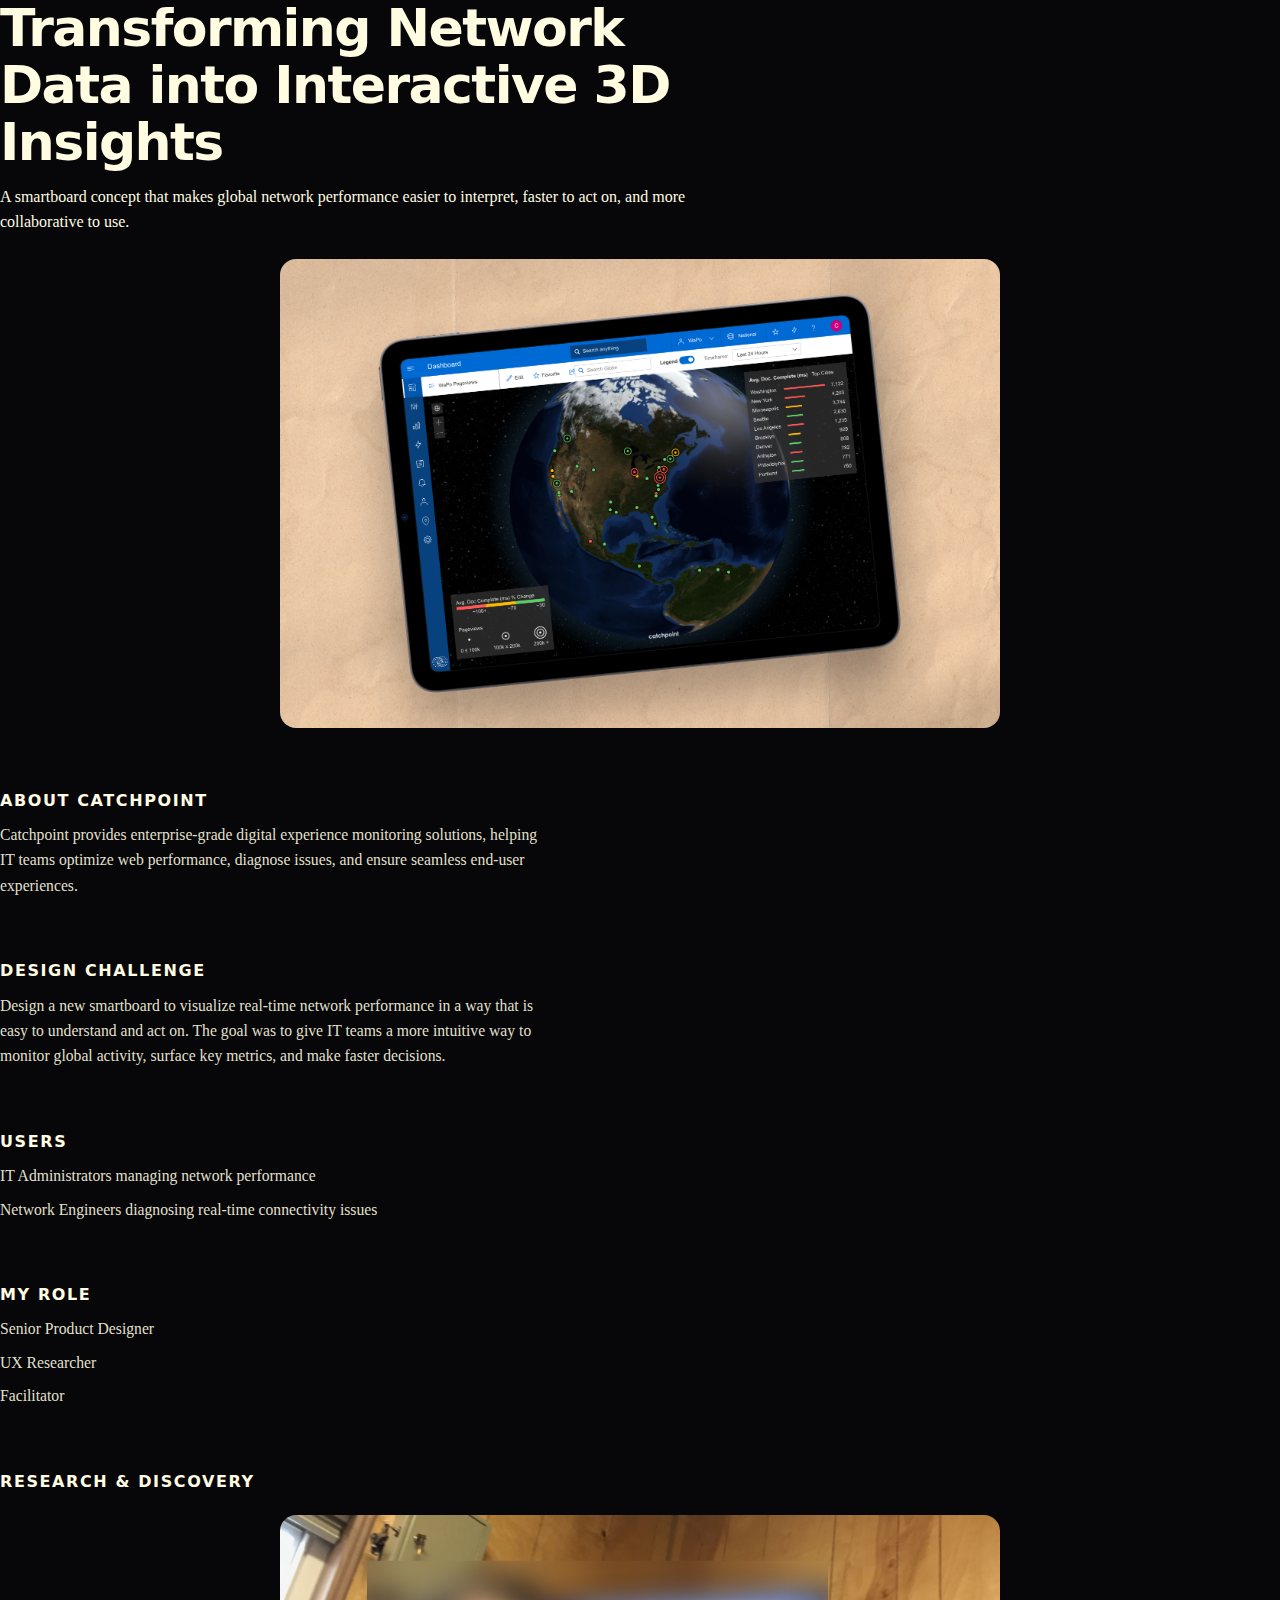
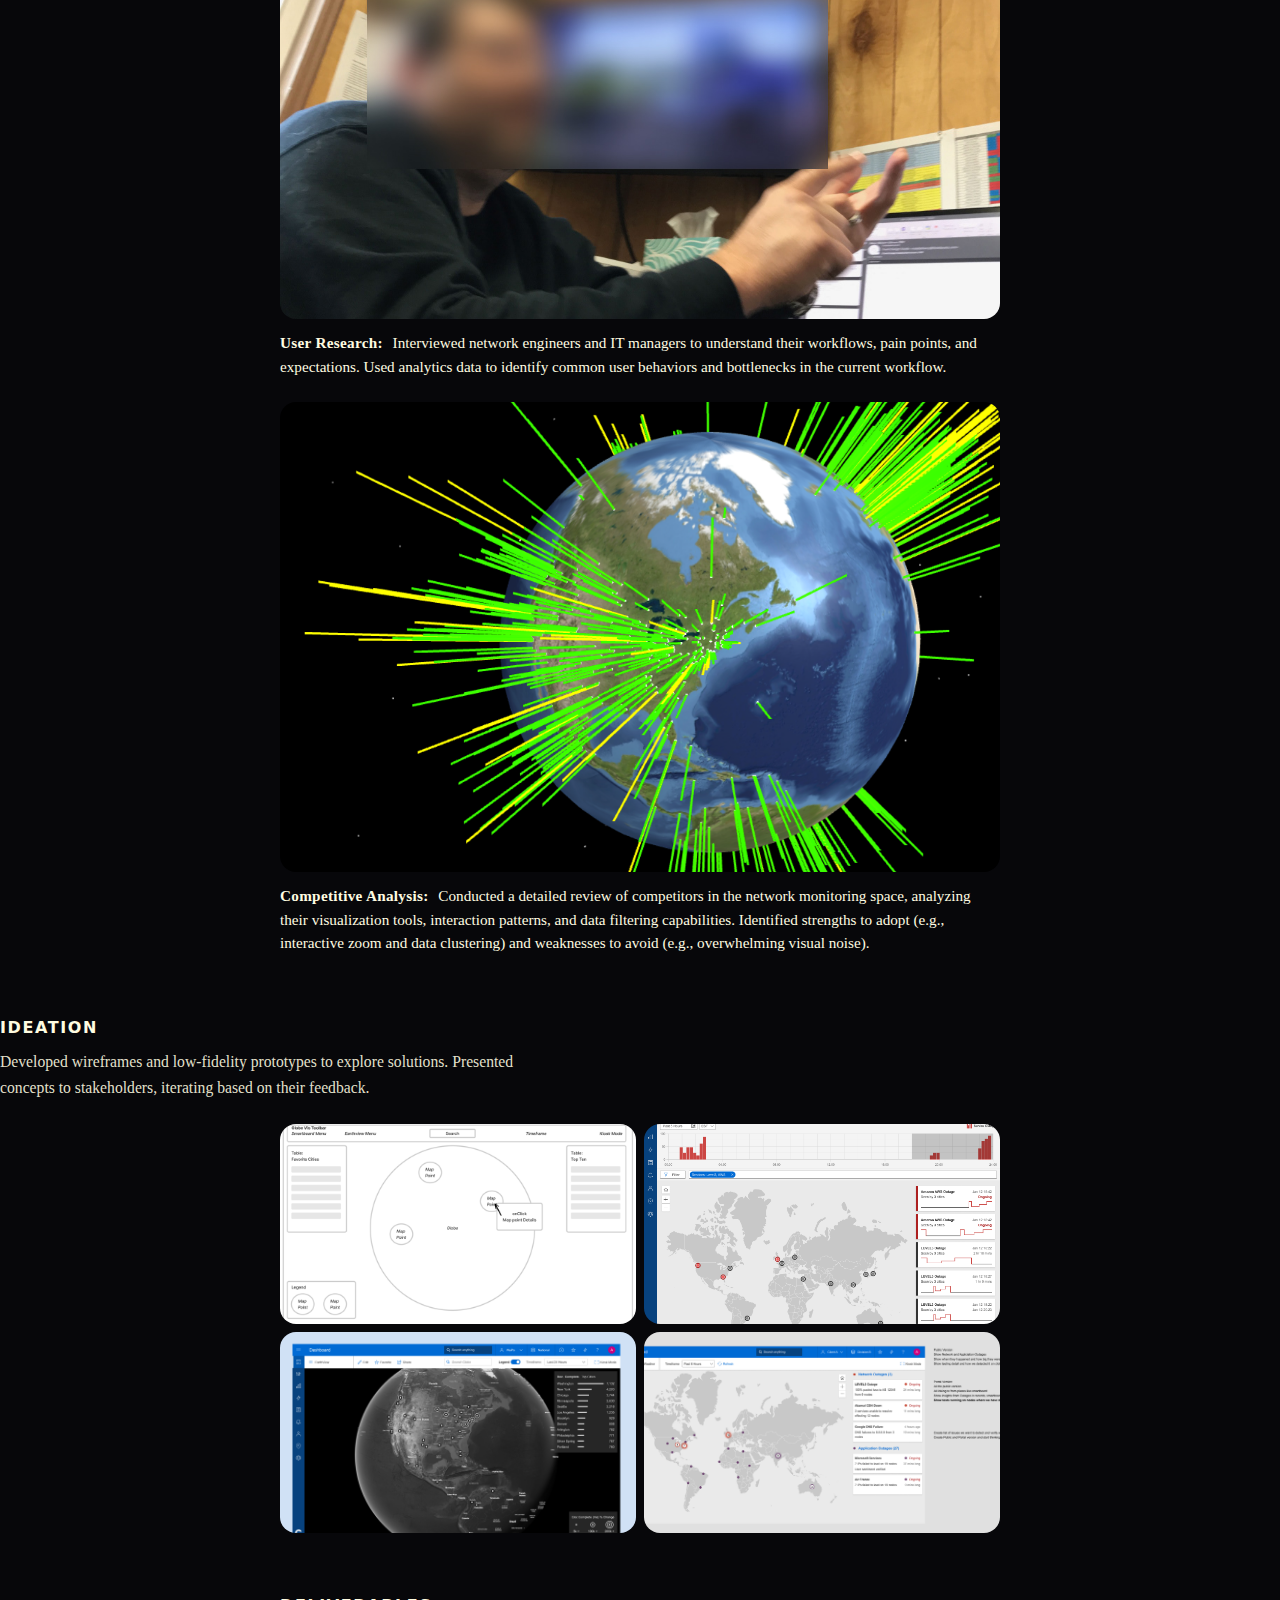
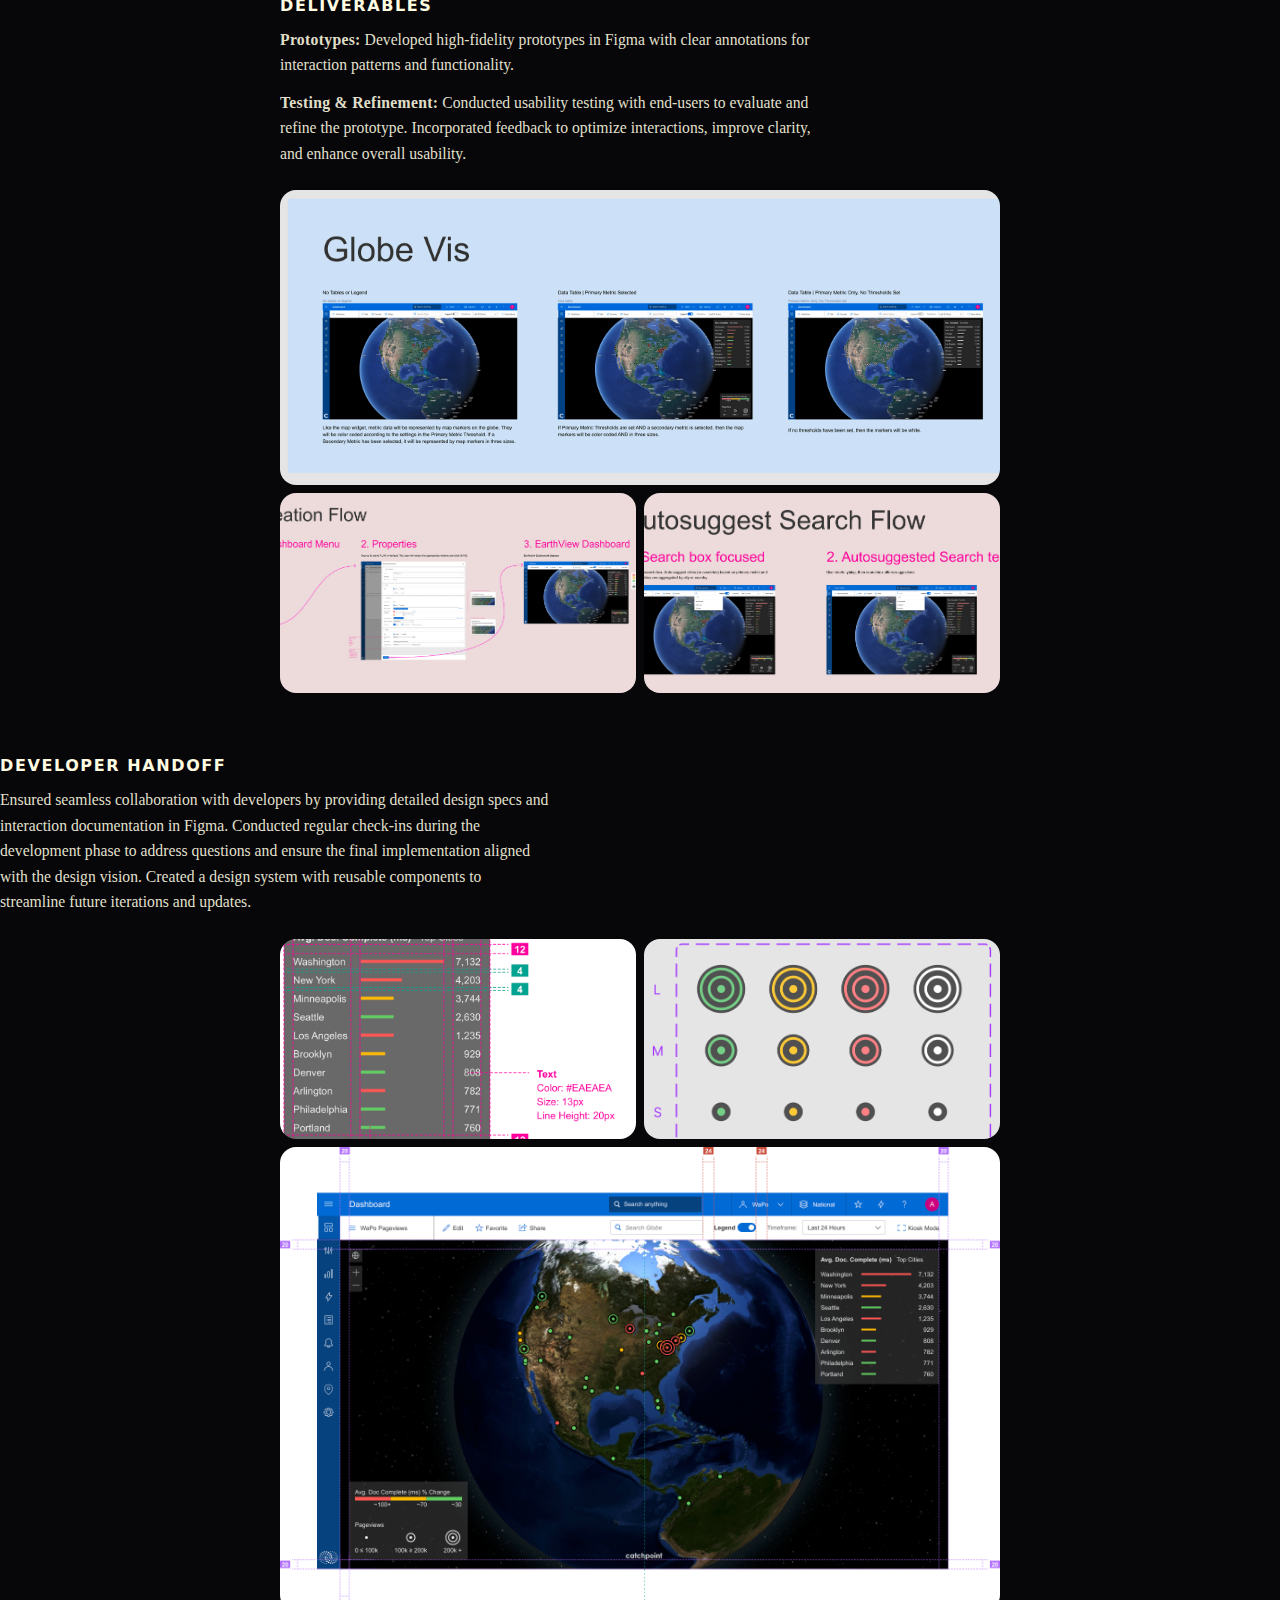
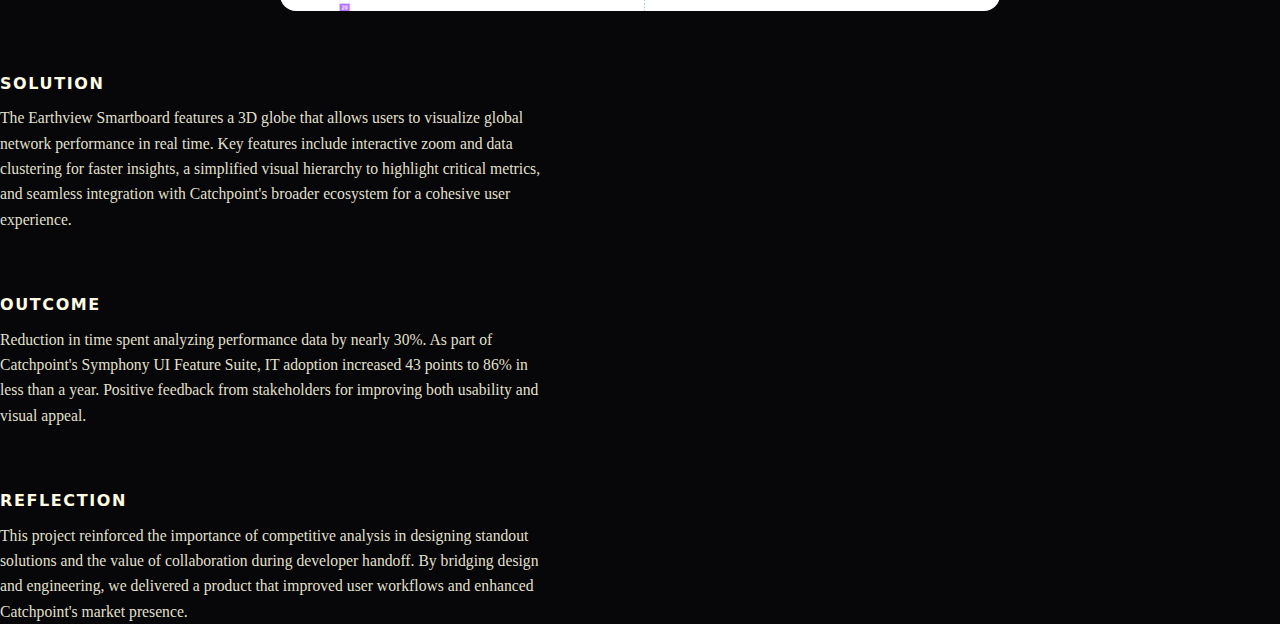
<file: cases/case_study_earthview.html>
<!doctype html>
<html lang="en">
  <head>
    <meta charset="utf-8" />
    <meta name="viewport" content="width=device-width, initial-scale=1" />
    <title>Earthview Smartboard Case Study</title>
    <!-- Google tag (gtag.js) -->
    <script async src="https://www.googletagmanager.com/gtag/js?id=G-T3KGNJZP25"></script>
    <script>
      window.dataLayer = window.dataLayer || [];
      function gtag() {
        dataLayer.push(arguments);
      }
      gtag("js", new Date());
      gtag("config", "G-T3KGNJZP25");
    </script>
    <link rel="icon" href="../assets/favicon.svg" type="image/svg+xml" />
    <link rel="stylesheet" href="../styles.css?v=20260208" />
  </head>
  <body>
    <main>
      <article data-case-content="earthview" aria-labelledby="earthview-title">
        <!-- Intro block: title, summary, and hero media -->
        <header class="case-lede">
          <h1 class="case-title" id="earthview-title">Transforming Network Data into Interactive 3D Insights</h1>
          <p class="case-intro">A smartboard concept that makes global network performance easier to interpret, faster to act on, and more collaborative to use.</p>
        </header>

        <div class="case-bleed">
          <figure class="case-media case-media-block">
            <div class="case-media-frame">
              <img src="../assets/case-earthview/gallery/d20d4f49-bc21-4419-b191-a9f07d6ce8f2_rw_1920.png" alt="Earthview smartboard hero" loading="lazy" />
            </div>
          </figure>
        </div>

        <!-- Context, challenge, and team responsibilities -->
        <section class="case-text-wrap case-text-wrap--section case-block"><h3>About Catchpoint</h3><p>Catchpoint provides enterprise-grade digital experience monitoring solutions, helping IT teams optimize web performance, diagnose issues, and ensure seamless end-user experiences.</p></section>
        <section class="case-text-wrap case-text-wrap--section case-block"><h3>Design Challenge</h3><p>Design a new smartboard to visualize real-time network performance in a way that is easy to understand and act on. The goal was to give IT teams a more intuitive way to monitor global activity, surface key metrics, and make faster decisions.</p></section>
        <section class="case-text-wrap case-text-wrap--section case-block"><h3>Users</h3><ul class="case-list"><li>IT Administrators managing network performance</li><li>Network Engineers diagnosing real-time connectivity issues</li></ul></section>
        <section class="case-text-wrap case-text-wrap--section case-block"><h3>My Role</h3><ul class="case-list"><li>Senior Product Designer</li><li>UX Researcher</li><li>Facilitator</li></ul></section>

        <!-- Discovery artifacts -->
        <section class="case-text-wrap case-text-wrap--section case-block"><h3>Research &amp; Discovery</h3></section>
        <div class="case-bleed case-bleed--after-title">
          <figure class="case-media case-media-block">
            <div class="case-media-frame">
              <img src="../assets/case-earthview/gallery/5de069d4-92d8-4737-a96c-cc5c822215d8_rw_1200.jpg" alt="User research interview" loading="lazy" />
            </div>
            <figcaption class="case-caption"><strong class="case-caption-label">User Research:</strong> Interviewed network engineers and IT managers to understand their workflows, pain points, and expectations. Used analytics data to identify common user behaviors and bottlenecks in the current workflow.</figcaption>
          </figure>
        </div>
        <div class="case-bleed">
          <figure class="case-media case-media-block">
            <div class="case-media-frame">
              <img src="../assets/case-earthview/gallery/15e8ad1a-e742-4816-93b5-0888bf80caf9_rw_1920.png" alt="Competitive analysis globe visualization" loading="lazy" />
            </div>
            <figcaption class="case-caption"><strong class="case-caption-label">Competitive Analysis:</strong> Conducted a detailed review of competitors in the network monitoring space, analyzing their visualization tools, interaction patterns, and data filtering capabilities. Identified strengths to adopt (e.g., interactive zoom and data clustering) and weaknesses to avoid (e.g., overwhelming visual noise).</figcaption>
          </figure>
        </div>

        <!-- Ideation to delivery flow -->
        <section class="case-text-wrap case-text-wrap--section case-block"><h3>Ideation</h3><p>Developed wireframes and low-fidelity prototypes to explore solutions. Presented concepts to stakeholders, iterating based on their feedback.</p></section>
        <!-- Ideation gallery mirrors the legacy 2x2 composition. -->
        <div class="case-bleed">
          <div class="case-gallery-2up">
            <figure class="case-media">
              <div class="case-media-frame">
                <img src="../assets/case-earthview/gallery/e7e307f8-9b10-4d73-bb0d-6b04e6cf4095_rw_1920.png" alt="Ideation wireframe 1" loading="lazy" />
              </div>
            </figure>
            <figure class="case-media">
              <div class="case-media-frame">
                <img src="../assets/case-earthview/gallery/16fd2a02-8954-4a50-935e-2c420b784db5_rw_1920.png" alt="Ideation wireframe 2" loading="lazy" />
              </div>
            </figure>
            <figure class="case-media">
              <div class="case-media-frame">
                <img src="../assets/case-earthview/gallery/27a774a3-549f-48f3-96f2-14b7a8bde024_rw_1920.png" alt="Ideation wireframe 3" loading="lazy" />
              </div>
            </figure>
            <figure class="case-media">
              <div class="case-media-frame">
                <img src="../assets/case-earthview/gallery/d3b6ed44-91b4-43b0-b725-716fef201712_rw_1920.png" alt="Ideation wireframe 4" loading="lazy" />
              </div>
            </figure>
          </div>
        </div>

        <div class="case-text-wrap case-text-wrap--section">
          <section class="case-block">
            <h3>Deliverables</h3>
            <p><strong class="case-lead">Prototypes:</strong> Developed high-fidelity prototypes in Figma with clear annotations for interaction patterns and functionality.</p>
            <p><strong class="case-lead">Testing &amp; Refinement:</strong> Conducted usability testing with end-users to evaluate and refine the prototype. Incorporated feedback to optimize interactions, improve clarity, and enhance overall usability.</p>
          </section>
        </div>
        <div class="case-bleed case-deliverables-gallery">
          <figure class="case-media case-media-block"><div class="case-media-frame"><img src="../assets/case-earthview/gallery/d474d937-2207-4fb4-83d3-02e58f9e2f07_rw_1920.png" alt="Deliverable screen 1" loading="lazy" /></div></figure>
          <div class="case-gallery-2up">
            <figure class="case-media">
              <div class="case-media-frame">
                <img src="../assets/case-earthview/gallery/e6b369e8-d458-493f-ab49-912805eb969a_rw_3840.png" alt="Deliverable screen 2" loading="lazy" />
              </div>
            </figure>
            <figure class="case-media">
              <div class="case-media-frame">
                <img src="../assets/case-earthview/gallery/d5112377-58e7-4fcf-916c-0f606667957c_rw_3840.png" alt="Deliverable screen 3" loading="lazy" />
              </div>
            </figure>
          </div>
        </div>
        <section class="case-text-wrap case-text-wrap--title case-block case-block--title-only"><h3>Developer Handoff</h3></section>
        <section class="case-text-wrap case-block"><p>Ensured seamless collaboration with developers by providing detailed design specs and interaction documentation in Figma. Conducted regular check-ins during the development phase to address questions and ensure the final implementation aligned with the design vision. Created a design system with reusable components to streamline future iterations and updates.</p></section>
        <div class="case-bleed case-developer-gallery">
          <div class="case-gallery-2up">
            <figure class="case-media">
              <div class="case-media-frame">
                <img src="../assets/case-earthview/gallery/d31f63c9-7efd-4a4d-bf65-1165683056cf_rw_1200.png" alt="Developer handoff spec 1" loading="lazy" />
              </div>
            </figure>
            <figure class="case-media">
              <div class="case-media-frame">
                <img src="../assets/case-earthview/gallery/ab15fbc4-f321-4e99-85a6-42aa8b5fcb7e_rw_1920.png" alt="Developer handoff spec 2" loading="lazy" />
              </div>
            </figure>
          </div>
          <figure class="case-media case-media-block">
            <div class="case-media-frame">
              <img src="../assets/case-earthview/gallery/a8a83a7a-a7df-4987-a410-4162fac74db8_rw_1920.png" alt="Developer handoff spec 3" loading="lazy" />
            </div>
          </figure>
        </div>

        <!-- Final impact summary -->
        <section class="case-text-wrap case-text-wrap--section case-block"><h3>Solution</h3><p>The Earthview Smartboard features a 3D globe that allows users to visualize global network performance in real time. Key features include interactive zoom and data clustering for faster insights, a simplified visual hierarchy to highlight critical metrics, and seamless integration with Catchpoint's broader ecosystem for a cohesive user experience.</p></section>
        <section class="case-text-wrap case-text-wrap--section case-block"><h3>Outcome</h3><p>Reduction in time spent analyzing performance data by nearly 30%. As part of Catchpoint's Symphony UI Feature Suite, IT adoption increased 43 points to 86% in less than a year. Positive feedback from stakeholders for improving both usability and visual appeal.</p></section>
        <section class="case-text-wrap case-text-wrap--section case-block"><h3>Reflection</h3><p>This project reinforced the importance of competitive analysis in designing standout solutions and the value of collaboration during developer handoff. By bridging design and engineering, we delivered a product that improved user workflows and enhanced Catchpoint's market presence.</p></section>
      </article>
    </main>
  </body>
</html>
</file>
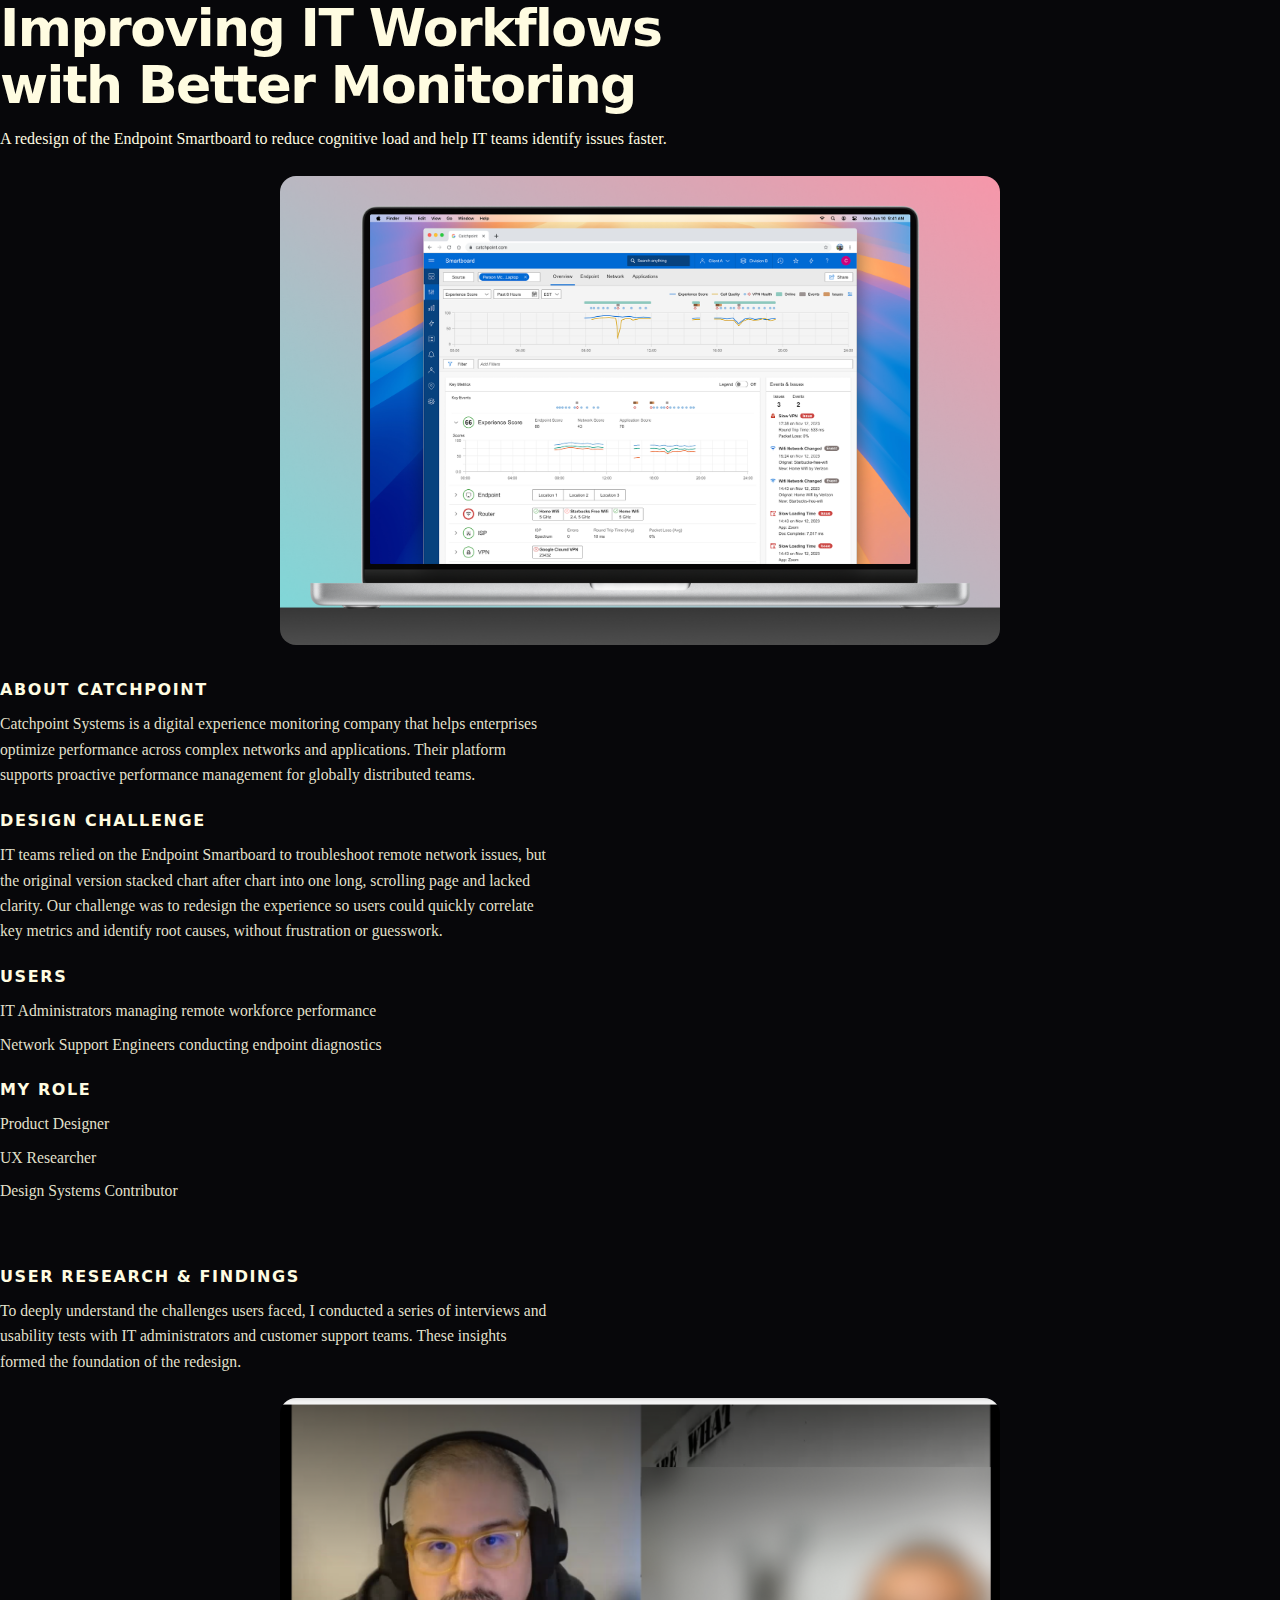
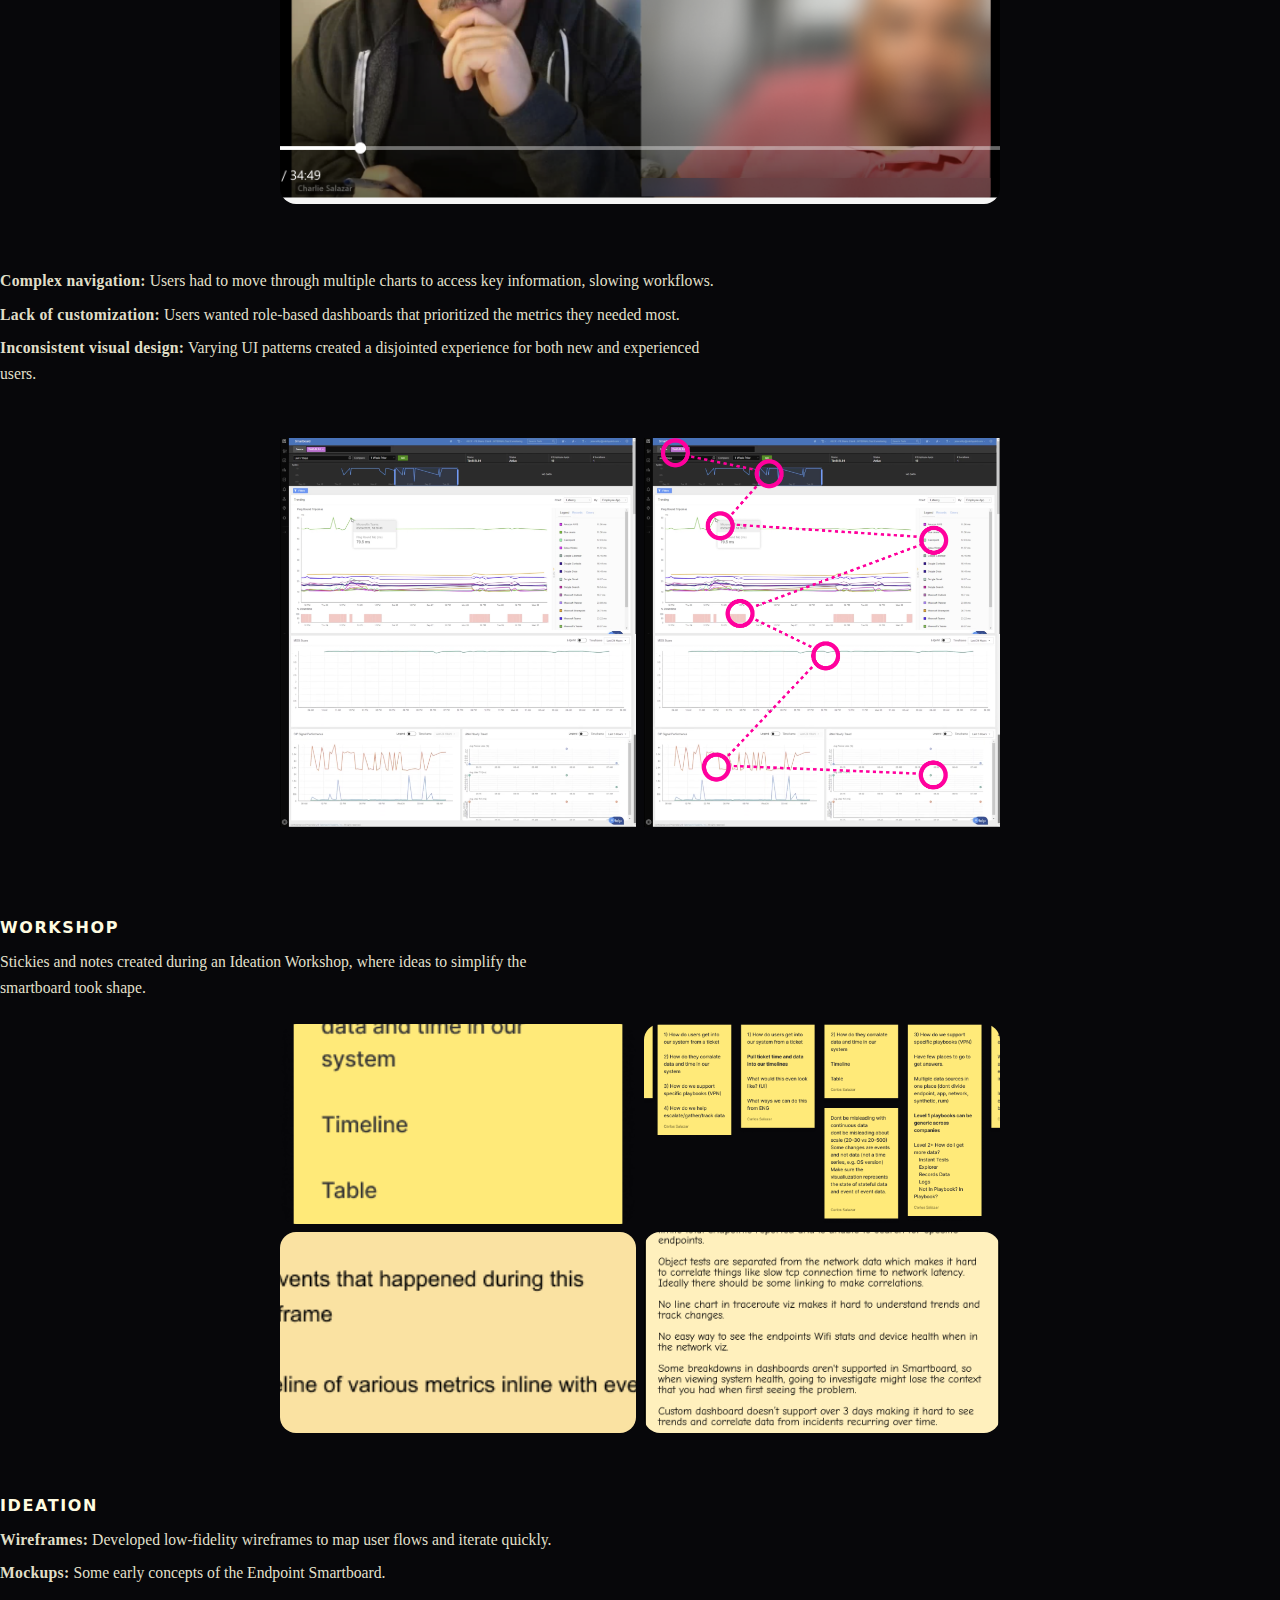
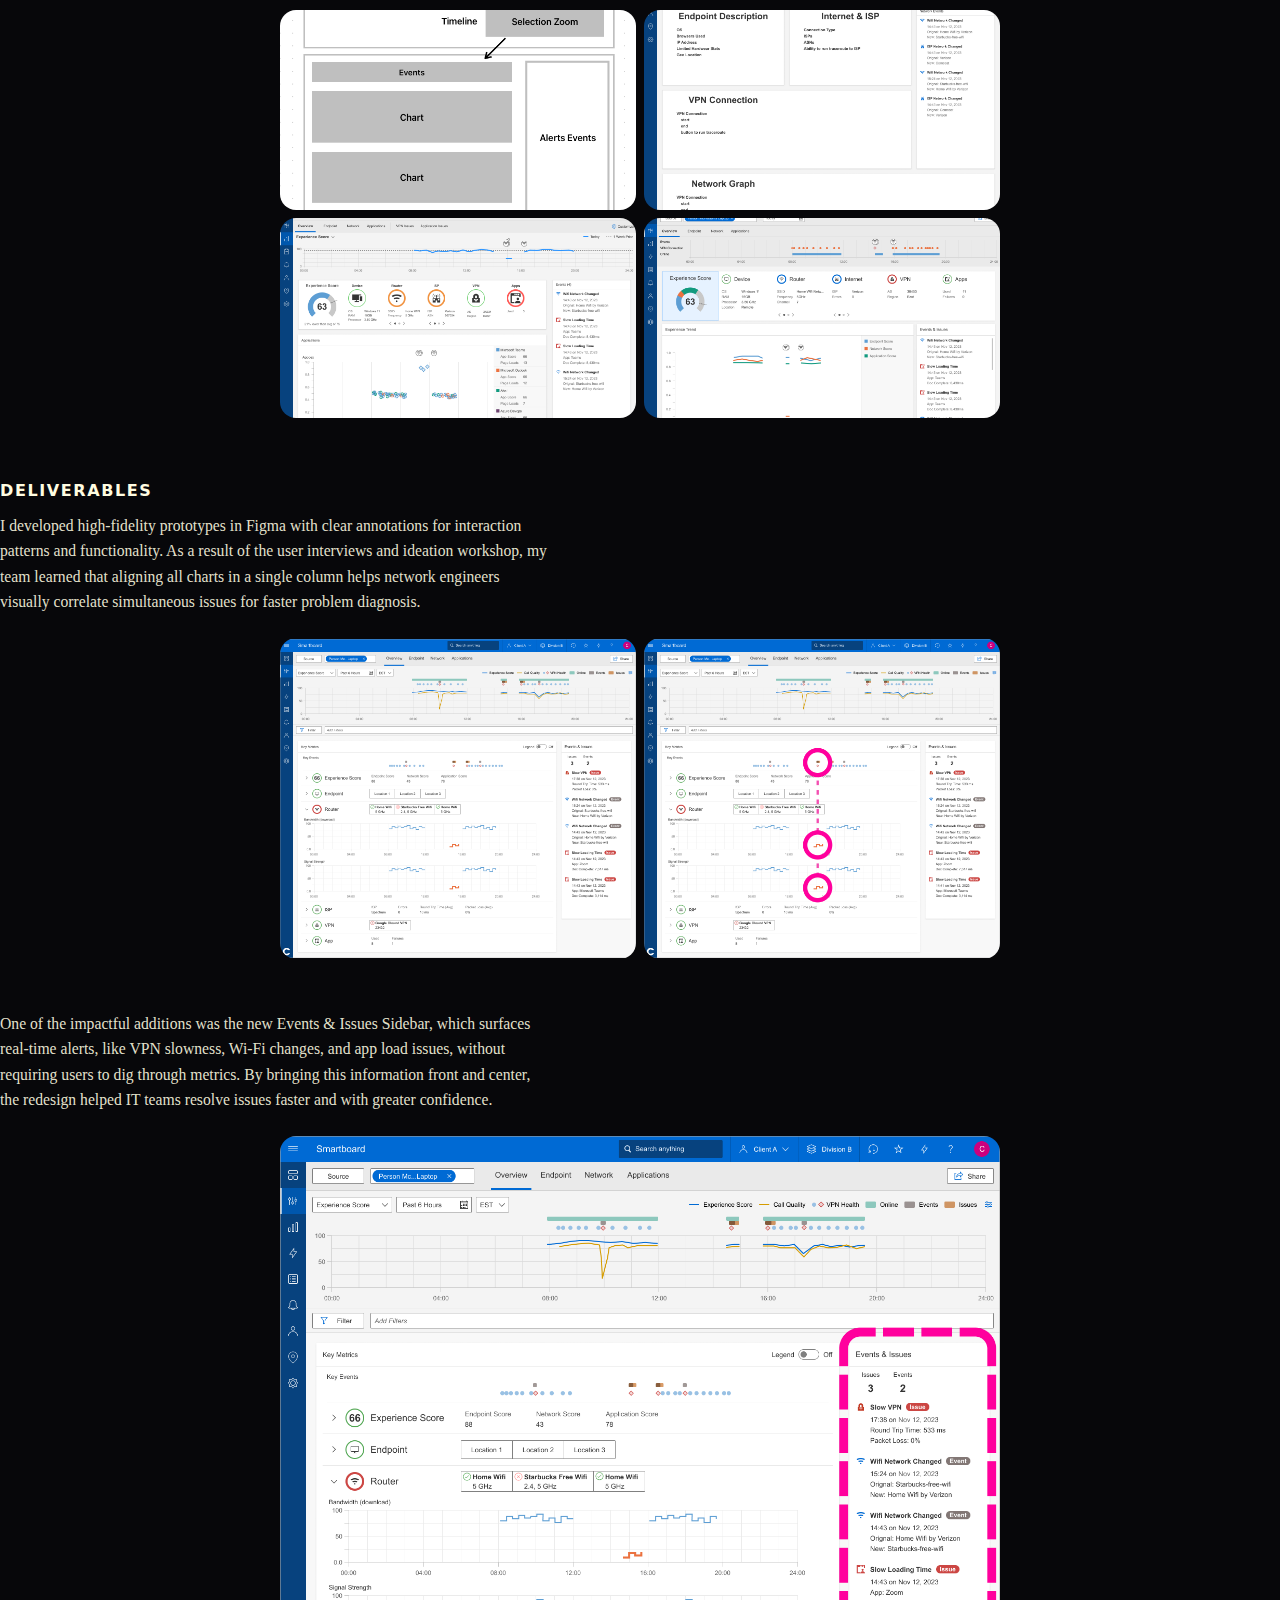
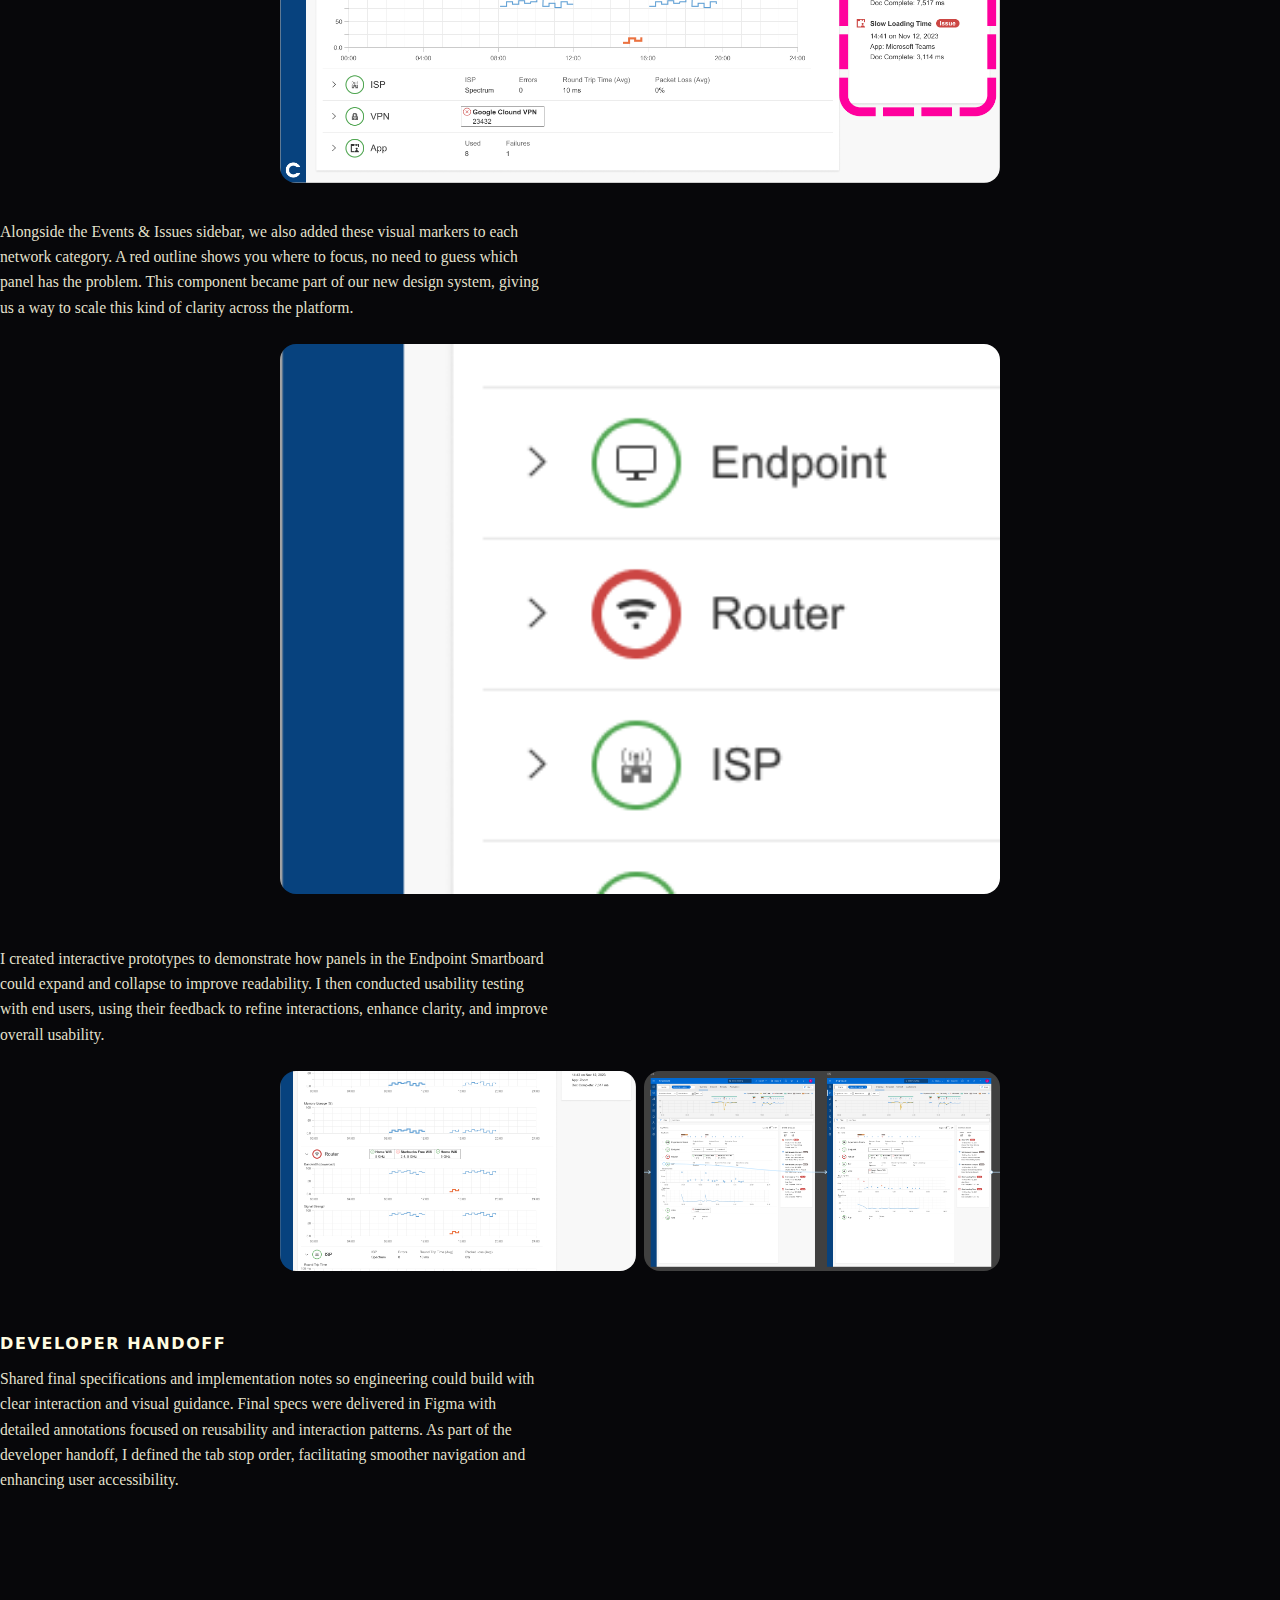
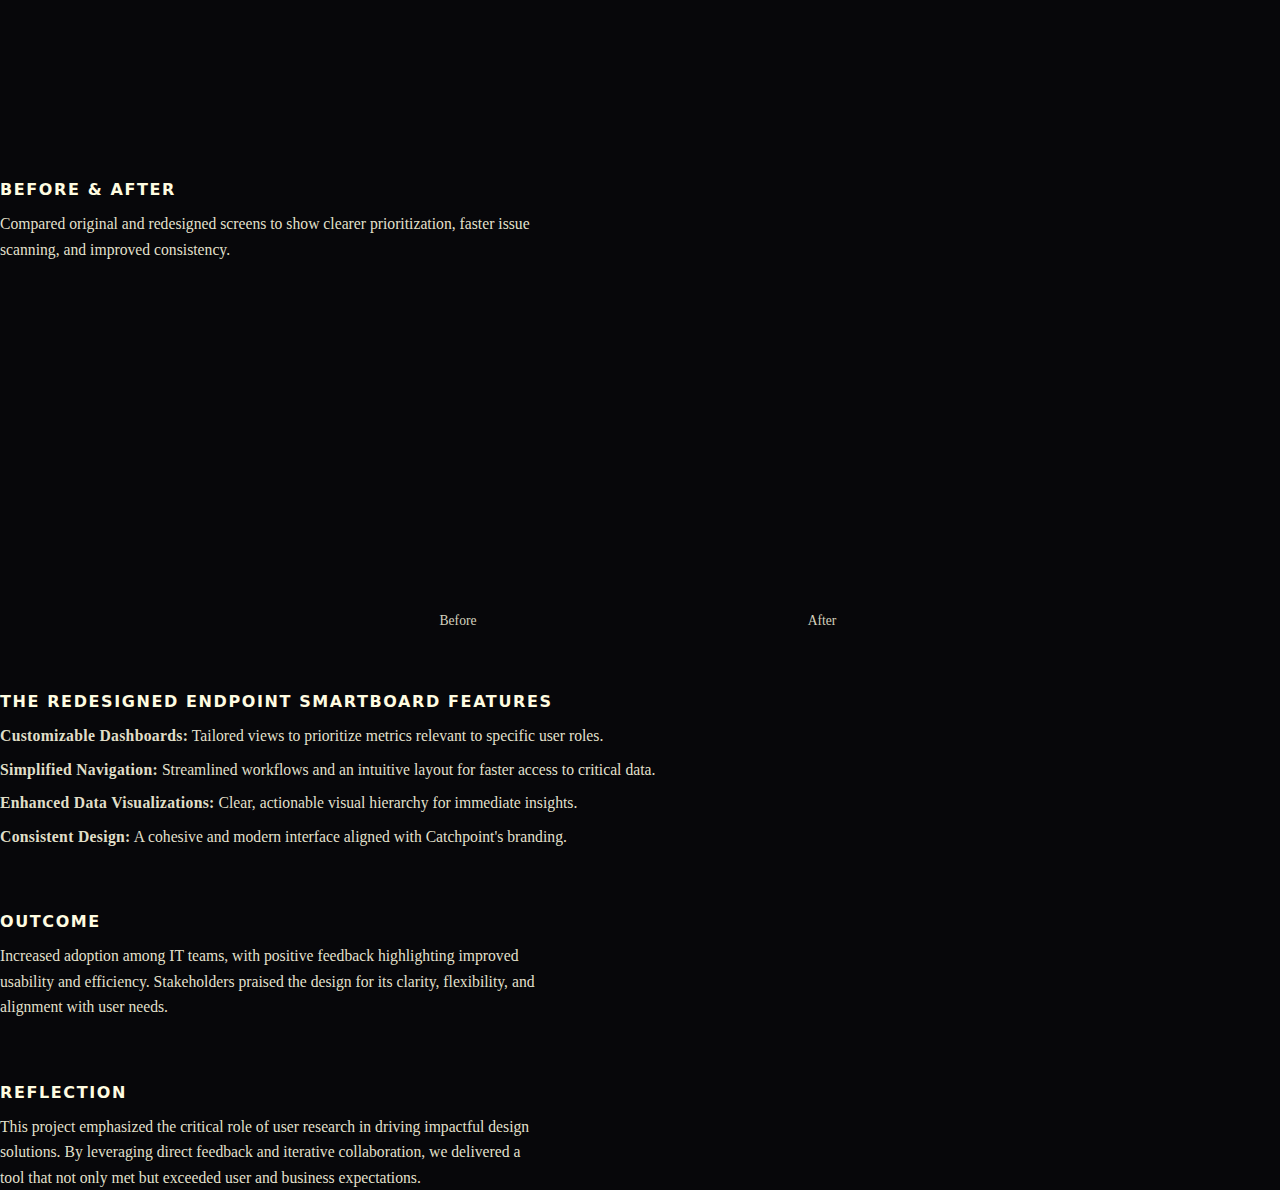
<file: cases/case_study_endpoint.html>
<!doctype html>
<html lang="en">
  <head>
    <meta charset="utf-8" />
    <meta name="viewport" content="width=device-width, initial-scale=1" />
    <meta name="robots" content="noindex, nofollow, noarchive, nosnippet, noimageindex" />
    <meta name="googlebot" content="noindex, nofollow, noarchive, nosnippet, noimageindex" />
    <title>Improving IT Workflows with Better Monitoring</title>
    <!-- Static routing note: each case page includes GA for direct-link visits. -->
    <!-- Google tag (gtag.js) -->
    <script async src="https://www.googletagmanager.com/gtag/js?id=G-T3KGNJZP25"></script>
    <script>
      window.dataLayer = window.dataLayer || [];
      function gtag() {
        dataLayer.push(arguments);
      }
      gtag("js", new Date());
      gtag("config", "G-T3KGNJZP25");
    </script>
    <link rel="icon" href="../assets/favicon.svg" type="image/svg+xml" />
    <link rel="stylesheet" href="../styles.css?v=20260317b" />
  </head>
  <body>
    <main>
      <article data-case-content="endpoint" aria-labelledby="endpoint-title">
        <!-- Intro block: title, summary, and hero media -->
        <header class="case-lede"><h1 class="case-title" id="endpoint-title">Improving IT Workflows with Better Monitoring</h1><p class="case-intro">A redesign of the Endpoint Smartboard to reduce cognitive load and help IT teams identify issues faster.</p></header>
        <div class="case-bleed"><figure class="case-media case-media-block"><div class="case-media-frame"><img src="../assets/case-endpoint/gallery/a7459c99-dc18-4e6b-8a9a-670312aa5581_rw_1920.png" alt="endpoint case study image" loading="lazy" /></div></figure></div>
        <!-- Context, challenge, and role framing -->
        <section class="case-text-wrap case-block"><h3>About Catchpoint</h3><p>Catchpoint Systems is a digital experience monitoring company that helps enterprises optimize performance across complex networks and applications. Their platform supports proactive performance management for globally distributed teams.</p></section>
        <section class="case-text-wrap case-block"><h3>Design Challenge</h3><p>IT teams relied on the Endpoint Smartboard to troubleshoot remote network issues, but the original version stacked chart after chart into one long, scrolling page and lacked clarity. Our challenge was to redesign the experience so users could quickly correlate key metrics and identify root causes, without frustration or guesswork.</p></section>
        <section class="case-text-wrap case-block"><h3>Users</h3><ul class="case-list"><li>IT Administrators managing remote workforce performance</li><li>Network Support Engineers conducting endpoint diagnostics</li></ul></section>
        <section class="case-text-wrap case-block"><h3>My Role</h3><ul class="case-list"><li>Product Designer</li><li>UX Researcher</li><li>Design Systems Contributor</li></ul></section>
        <section class="case-text-wrap case-text-wrap--section case-block"><h3>User Research &amp; Findings</h3><p>To deeply understand the challenges users faced, I conducted a series of interviews and usability tests with IT administrators and customer support teams. These insights formed the foundation of the redesign.</p></section>
        <!-- Gallery preserves the original case-study 2-up composition. -->
        <div class="case-bleed">
          <figure class="case-media case-media-block">
            <div class="case-media-frame">
              <img src="../assets/case-endpoint/gallery/9aa55a19-c6f6-4319-b06c-351a6de85f36_rw_1200.png" alt="endpoint case study image" loading="lazy" />
            </div>
          </figure>
        </div>
        <section class="case-text-wrap case-text-wrap--section case-block"><ul class="case-list case-list--detail"><li><strong class="case-lead">Complex navigation:</strong> Users had to move through multiple charts to access key information, slowing workflows.</li><li><strong class="case-lead">Lack of customization:</strong> Users wanted role-based dashboards that prioritized the metrics they needed most.</li><li><strong class="case-lead">Inconsistent visual design:</strong> Varying UI patterns created a disjointed experience for both new and experienced users.</li></ul></section>
        <div class="case-bleed">
          <div class="case-gallery-2up case-gallery-2up--no-crop">
            <figure class="case-media"><div class="case-media-frame"><img src="../assets/case-endpoint/gallery/22e047db-9c38-41a5-9cd5-6409d5b7f8b2_rw_1920.png" alt="endpoint case study image" loading="lazy" /></div></figure>
            <figure class="case-media"><div class="case-media-frame"><img src="../assets/case-endpoint/gallery/01d6f3f9-9826-485e-9e88-c5fed79eeb30_rw_1920.png" alt="endpoint case study image" loading="lazy" /></div></figure>
          </div>
        </div>
        <!-- Section pattern: title row, supporting copy, then gallery -->
        <section class="case-text-wrap case-text-wrap--title case-block case-block--title-only"><h3>Workshop</h3></section>
        <section class="case-text-wrap case-block"><p>Stickies and notes created during an Ideation Workshop, where ideas to simplify the smartboard took shape.</p></section>
        <div class="case-bleed">
          <div class="case-gallery-2up">
            <figure class="case-media"><div class="case-media-frame"><img src="../assets/case-endpoint/gallery/e5d9bd13-b4d2-4831-8cce-855c6cb050c2_rw_600.png" alt="endpoint case study image" loading="lazy" /></div></figure>
            <figure class="case-media"><div class="case-media-frame"><img src="../assets/case-endpoint/gallery/45f65cd4-8c42-4a55-94c0-abb1603a1a00_rw_1920.png" alt="endpoint case study image" loading="lazy" /></div></figure>
            <figure class="case-media"><div class="case-media-frame"><img src="../assets/case-endpoint/gallery/54f4208e-1d4e-4a7e-9755-66315990ed28_rw_600.png" alt="endpoint case study image" loading="lazy" /></div></figure>
            <figure class="case-media"><div class="case-media-frame"><img src="../assets/case-endpoint/gallery/91ed45f9-5925-47df-8098-14bd0b4bafca_rw_1200.png" alt="endpoint case study image" loading="lazy" /></div></figure>
          </div>
        </div>
        
        <section class="case-text-wrap case-text-wrap--title case-block case-block--title-only"><h3>Ideation</h3></section>
        <section class="case-text-wrap case-block"><ul class="case-list case-list--detail"><li><strong class="case-lead">Wireframes:</strong> Developed low-fidelity wireframes to map user flows and iterate quickly.</li><li><strong class="case-lead">Mockups:</strong> Some early concepts of the Endpoint Smartboard.</li></ul></section>
        <div class="case-bleed">
          <div class="case-gallery-2up">
            <figure class="case-media"><div class="case-media-frame"><img src="../assets/case-endpoint/gallery/23e49c6f-fa29-4e18-989f-6150f03c9778_rw_1200.png" alt="endpoint case study image" data-caption="Initial Wireframe" loading="lazy" /></div></figure>
            <figure class="case-media"><div class="case-media-frame"><img src="../assets/case-endpoint/gallery/622ef108-0943-4a8a-8b44-d889ec4abf8a_rw_1920.png" alt="endpoint case study image" data-caption="Initial mockup" loading="lazy" /></div></figure>
            <figure class="case-media"><div class="case-media-frame"><img src="../assets/case-endpoint/gallery/4ef9f797-ba50-492b-bc2b-454fc06b6f49_rw_1920.png" alt="endpoint case study image" data-caption="Draft with tabs on top" loading="lazy" /></div></figure>
            <figure class="case-media"><div class="case-media-frame"><img src="../assets/case-endpoint/gallery/e61cd653-6596-4f6d-9cad-64d842c9e2a3_rw_1920.png" alt="endpoint case study image" data-caption="Another draft with tabs on top." loading="lazy" /></div></figure>
          </div>
        </div>
        
        <section class="case-text-wrap case-text-wrap--title case-block case-block--title-only"><h3>Deliverables</h3></section>
        <section class="case-text-wrap case-block"><p>I developed high-fidelity prototypes in Figma with clear annotations for interaction patterns and functionality. As a result of the user interviews and ideation workshop, my team learned that aligning all charts in a single column helps network engineers visually correlate simultaneous issues for faster problem diagnosis.</p></section>
        <div class="case-bleed">
          <div class="case-gallery-2up case-gallery-2up--deliverables">
            <figure class="case-media"><div class="case-media-frame"><img src="../assets/case-endpoint/gallery/0082c0b7-4ff6-4ea4-8ad6-6152e58b4c2c_rw_1920.png" alt="endpoint case study image" loading="lazy" /></div></figure>
            <figure class="case-media"><div class="case-media-frame"><img src="../assets/case-endpoint/gallery/fd91fa51-3f2b-4245-a913-e9e4a540b251_rw_1920.png" alt="endpoint case study image" loading="lazy" /></div></figure>
          </div>
        </div>
        
        <section class="case-text-wrap case-text-wrap--after-deliverables case-block"><p>One of the impactful additions was the new Events &amp; Issues Sidebar, which surfaces real-time alerts, like VPN slowness, Wi-Fi changes, and app load issues, without requiring users to dig through metrics. By bringing this information front and center, the redesign helped IT teams resolve issues faster and with greater confidence.</p></section>
        <div class="case-bleed"><figure class="case-media case-media-block"><div class="case-media-frame"><img src="../assets/case-endpoint/gallery/0f8a3e60-61f8-4ec2-991d-c75cf64b25c1_rw_1920.png" alt="endpoint case study image" loading="lazy" /></div></figure></div>
        <section class="case-text-wrap case-block"><p>Alongside the Events &amp; Issues sidebar, we also added these visual markers to each network category. A red outline shows you where to focus, no need to guess which panel has the problem. This component became part of our new design system, giving us a way to scale this kind of clarity across the platform.</p></section>
        <div class="case-bleed"><figure class="case-media case-media-block"><div class="case-media-frame"><img src="../assets/case-endpoint/gallery/13d5b3b8-e76f-4694-891d-2a1790bfb157_rw_600.png" alt="endpoint case study image" loading="lazy" /></div></figure></div>
        <section class="case-text-wrap case-text-wrap--after-markers case-block"><p>I created interactive prototypes to demonstrate how panels in the Endpoint Smartboard could expand and collapse to improve readability. I then conducted usability testing with end users, using their feedback to refine interactions, enhance clarity, and improve overall usability.</p></section>
        <div class="case-bleed">
          <div class="case-gallery-2up">
            <figure class="case-media"><div class="case-media-frame"><img src="../assets/case-endpoint/gallery/6dd99e08-9a00-47bc-841d-808512152eaa_rw_1920.png" alt="endpoint case study image" data-caption="Endpoint Smartboard Prototype with all panels expanded" loading="lazy" /></div></figure>
            <figure class="case-media"><div class="case-media-frame"><img src="../assets/case-endpoint/gallery/68f9a82f-2313-466a-953b-f6b5850e6ba1_rw_1920.png" alt="endpoint case study image" data-caption="An interactive prototype to illustrate how the panels in the Endpoint smartboard expand and contract." loading="lazy" /></div></figure>
          </div>
        </div>
        <section class="case-text-wrap case-text-wrap--title case-block case-block--title-only"><h3>Developer Handoff</h3></section>
        <section class="case-text-wrap case-block"><p>Shared final specifications and implementation notes so engineering could build with clear interaction and visual guidance. Final specs were delivered in Figma with detailed annotations focused on reusability and interaction patterns. As part of the developer handoff, I defined the tab stop order, facilitating smoother navigation and enhancing user accessibility.</p></section>
        <div class="case-bleed">
          <div class="case-gallery-2up">
            <figure class="case-media"><div class="case-media-frame"><img src="../assets/case-endpoint/gallery/63dd04be-4ad1-4cd3-906b-2bd95d7a1121_rw_1920.png" alt="endpoint case study image" loading="lazy" /></div></figure>
            <figure class="case-media"><div class="case-media-frame"><img src="../assets/case-endpoint/gallery/efdba658-27a8-411e-a1b8-0d0b308fe40d_rw_1920.png" alt="endpoint case study image" loading="lazy" /></div></figure>
          </div>
        </div>
        <section class="case-text-wrap case-text-wrap--title case-block case-block--title-only"><h3>Before &amp; After</h3></section>
        <section class="case-text-wrap case-block"><p>Compared original and redesigned screens to show clearer prioritization, faster issue scanning, and improved consistency.</p></section>
        <div class="case-bleed">
          <div class="case-gallery-2up case-gallery-2up--before-after">
            <figure class="case-media"><div class="case-media-frame"><img src="../assets/case-endpoint/gallery/b4c783f9-14b1-46c7-aabf-f9d25b9e14ae_rw_1920.png" alt="endpoint case study image before redesign" loading="lazy" /></div><figcaption class="case-gallery-label">Before</figcaption></figure>
            <figure class="case-media"><div class="case-media-frame"><img src="../assets/case-endpoint/gallery/bf5005db-1dc1-492d-873b-396abc4524eb_rw_1920.png" alt="endpoint case study image after redesign" loading="lazy" /></div><figcaption class="case-gallery-label">After</figcaption></figure>
          </div>
        </div>
        <!-- Final outcomes and reflection -->
        <section class="case-text-wrap case-text-wrap--title case-block case-block--title-only"><h3>The Redesigned Endpoint Smartboard Features</h3></section>
        <section class="case-text-wrap case-block"><ul class="case-list case-list--detail"><li><strong class="case-lead">Customizable Dashboards:</strong> Tailored views to prioritize metrics relevant to specific user roles.</li><li><strong class="case-lead">Simplified Navigation:</strong> Streamlined workflows and an intuitive layout for faster access to critical data.</li><li><strong class="case-lead">Enhanced Data Visualizations:</strong> Clear, actionable visual hierarchy for immediate insights.</li><li><strong class="case-lead">Consistent Design:</strong> A cohesive and modern interface aligned with Catchpoint's branding.</li></ul></section>
        <section class="case-text-wrap case-text-wrap--title case-block case-block--title-only"><h3>Outcome</h3></section>
        <section class="case-text-wrap case-block"><p>Increased adoption among IT teams, with positive feedback highlighting improved usability and efficiency. Stakeholders praised the design for its clarity, flexibility, and alignment with user needs.</p></section>
        <section class="case-text-wrap case-text-wrap--title case-block case-block--title-only"><h3>Reflection</h3></section>
        <section class="case-text-wrap case-block"><p>This project emphasized the critical role of user research in driving impactful design solutions. By leveraging direct feedback and iterative collaboration, we delivered a tool that not only met but exceeded user and business expectations.</p></section>
      </article>
    </main>
  </body>
</html>
</file>
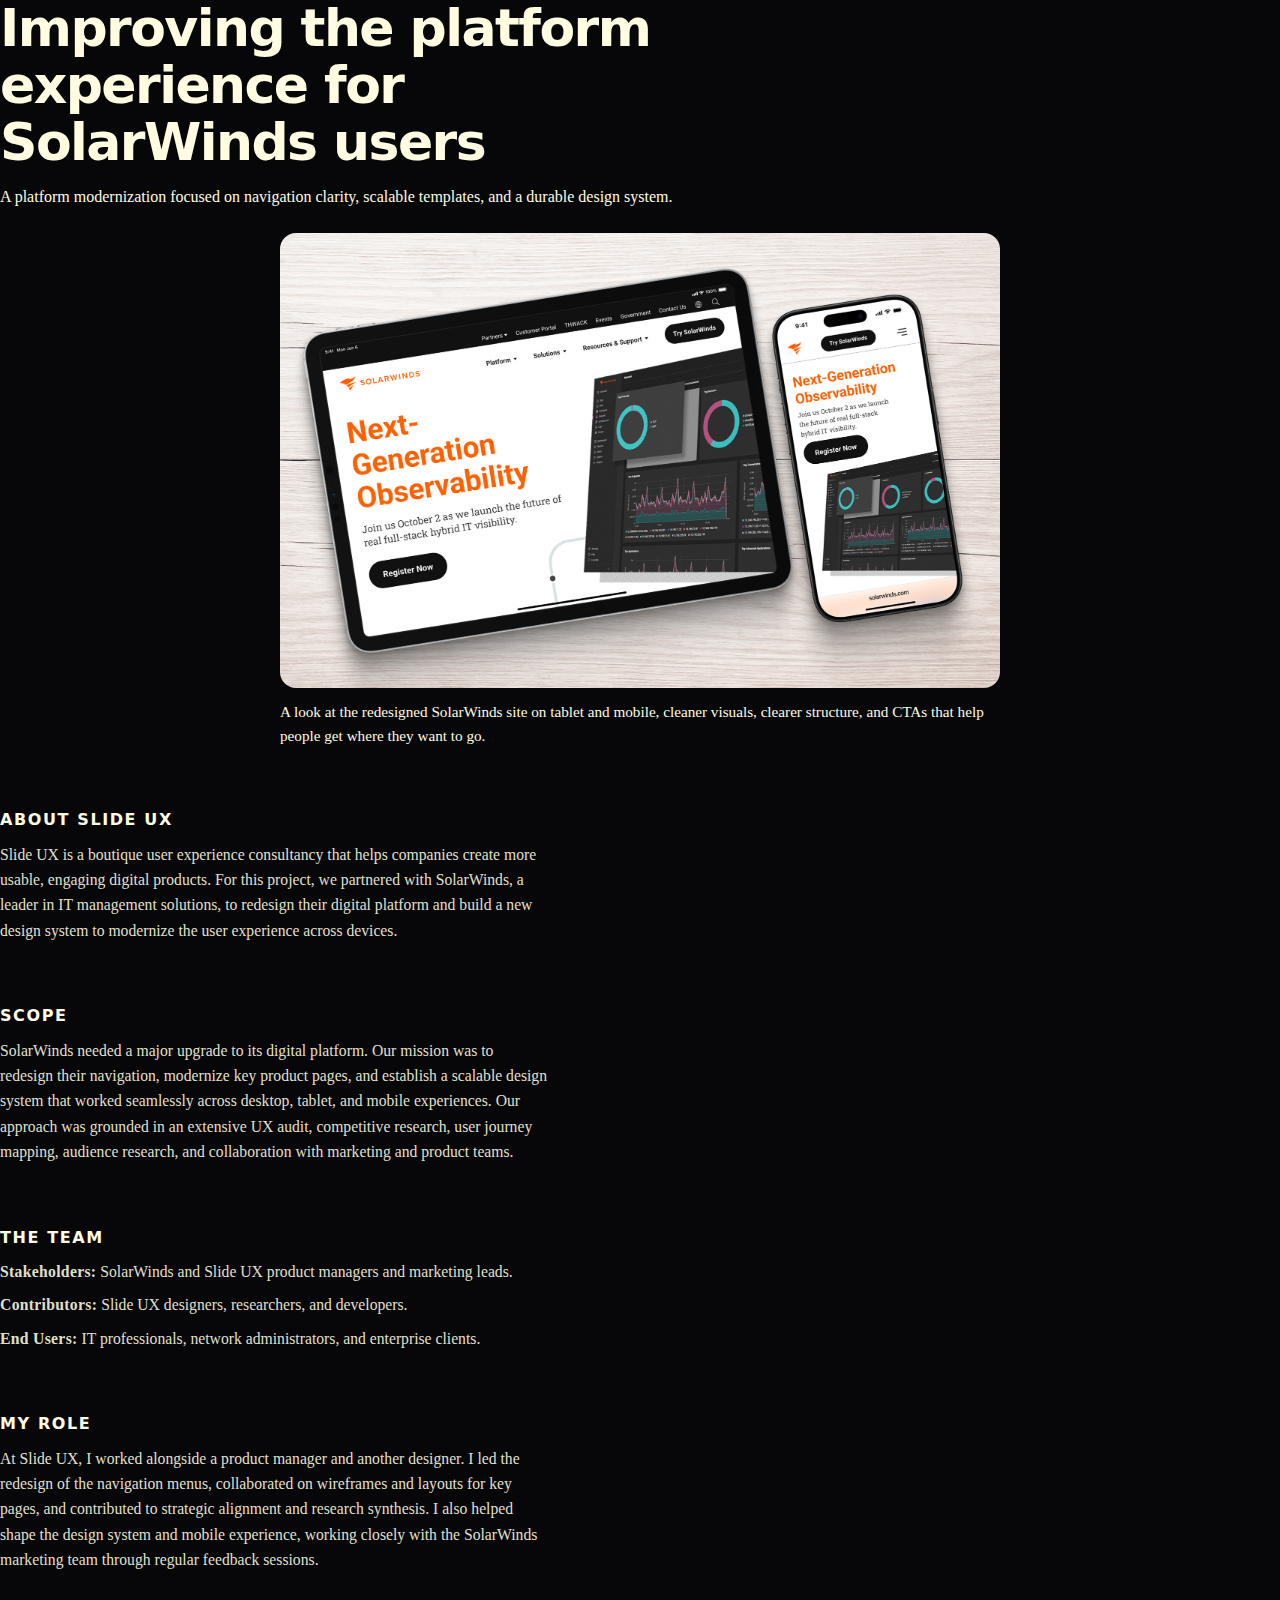
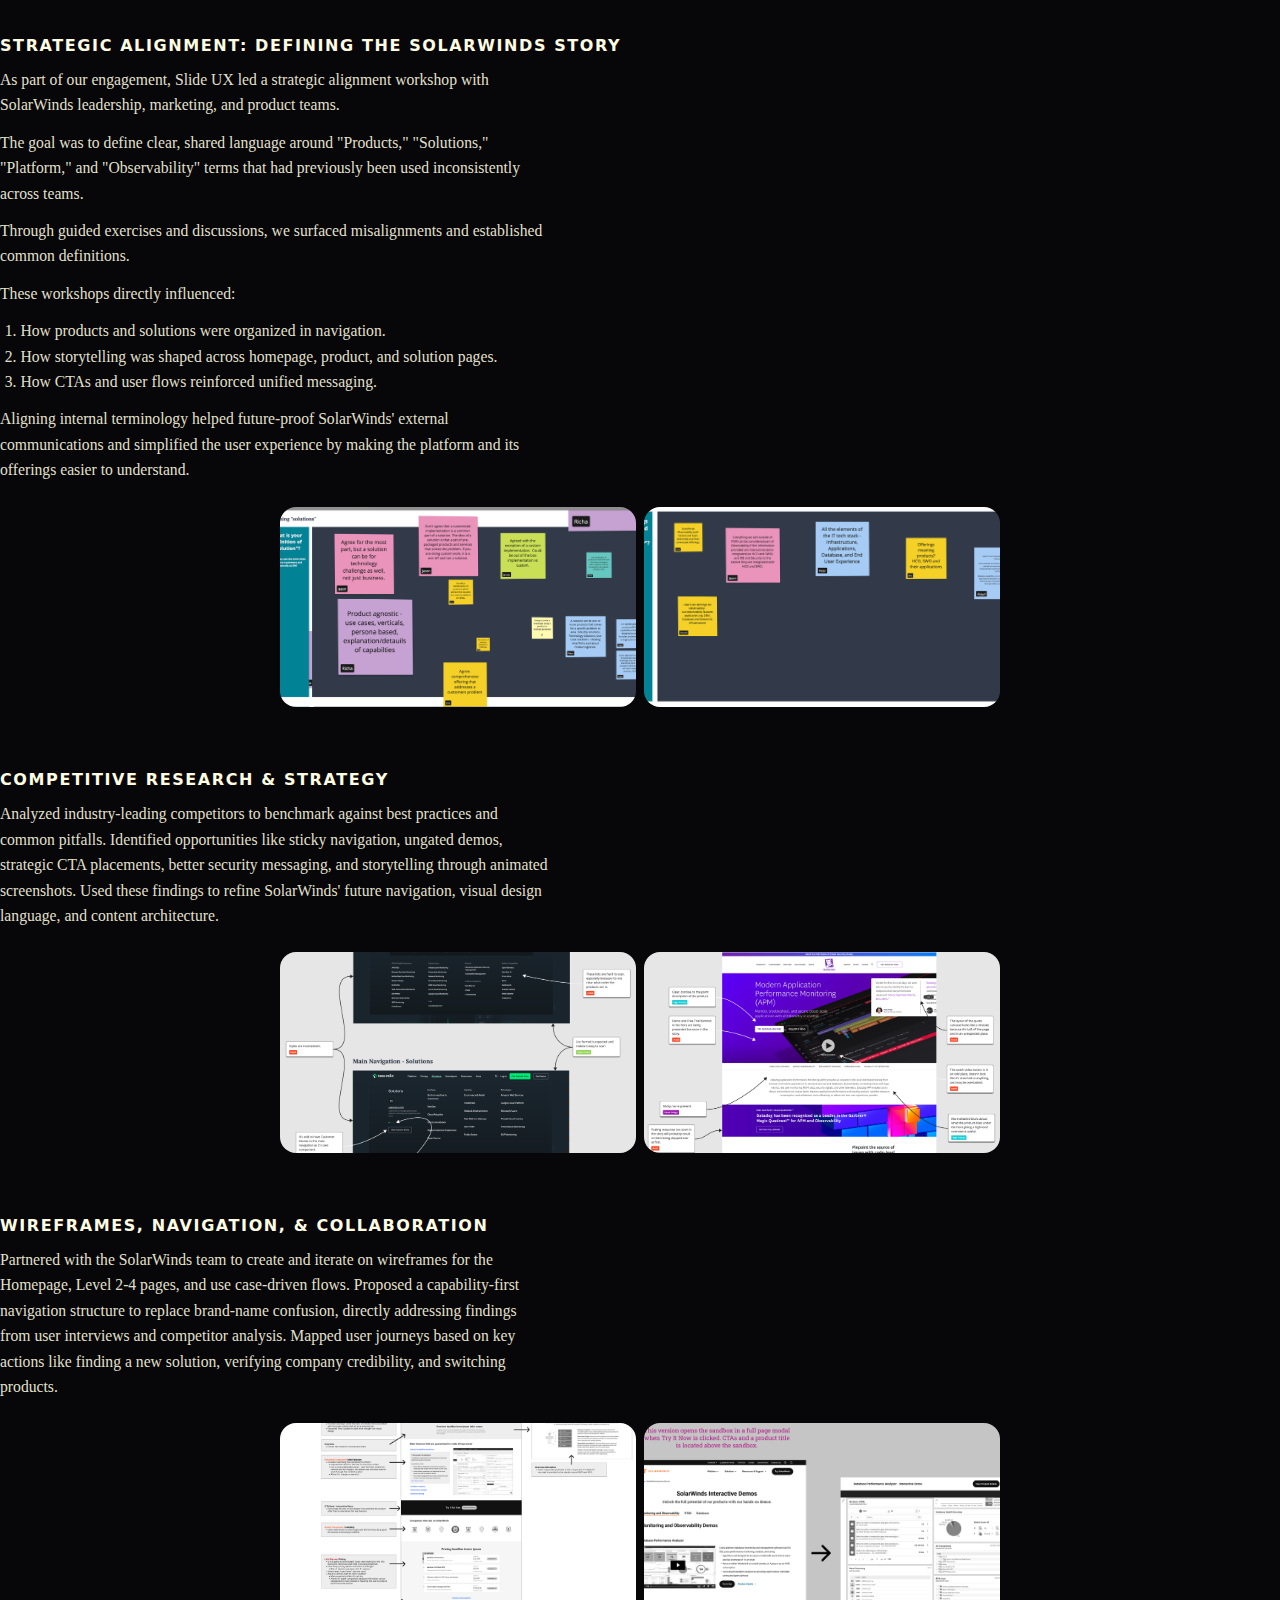
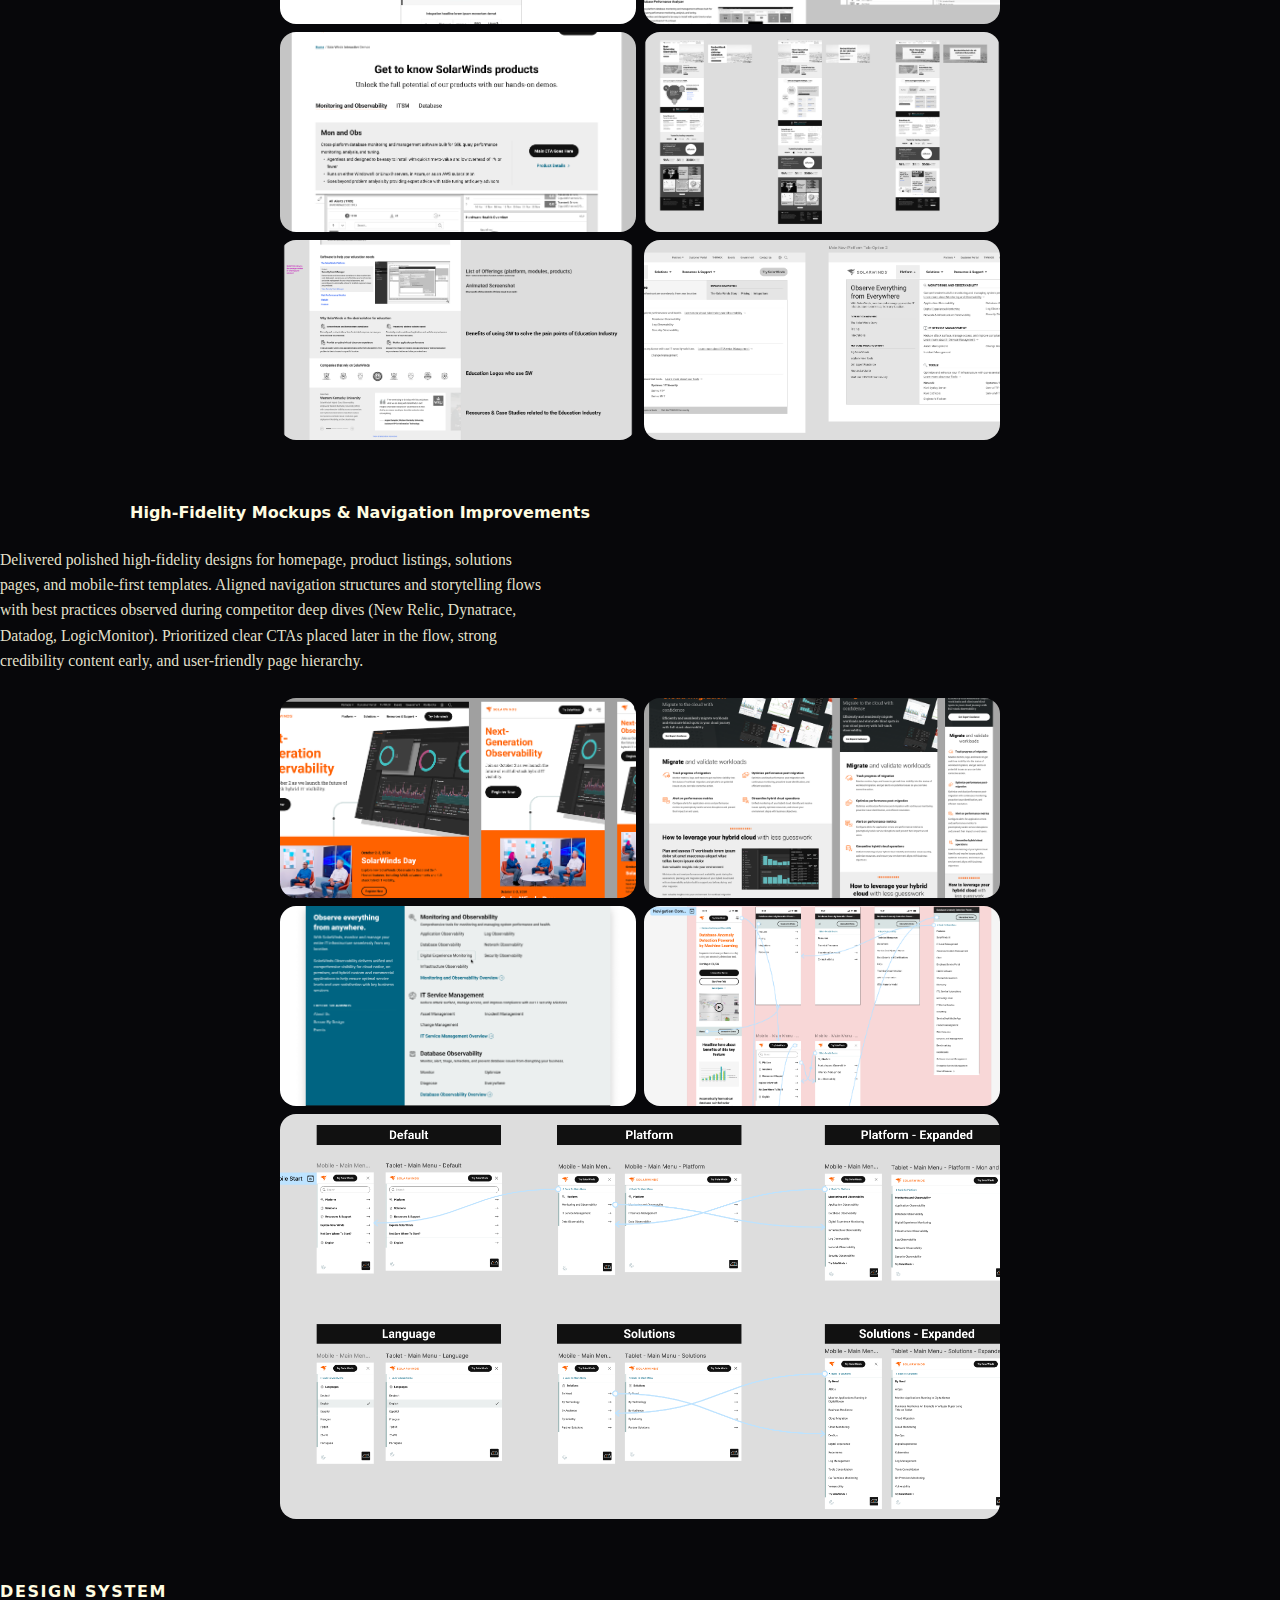
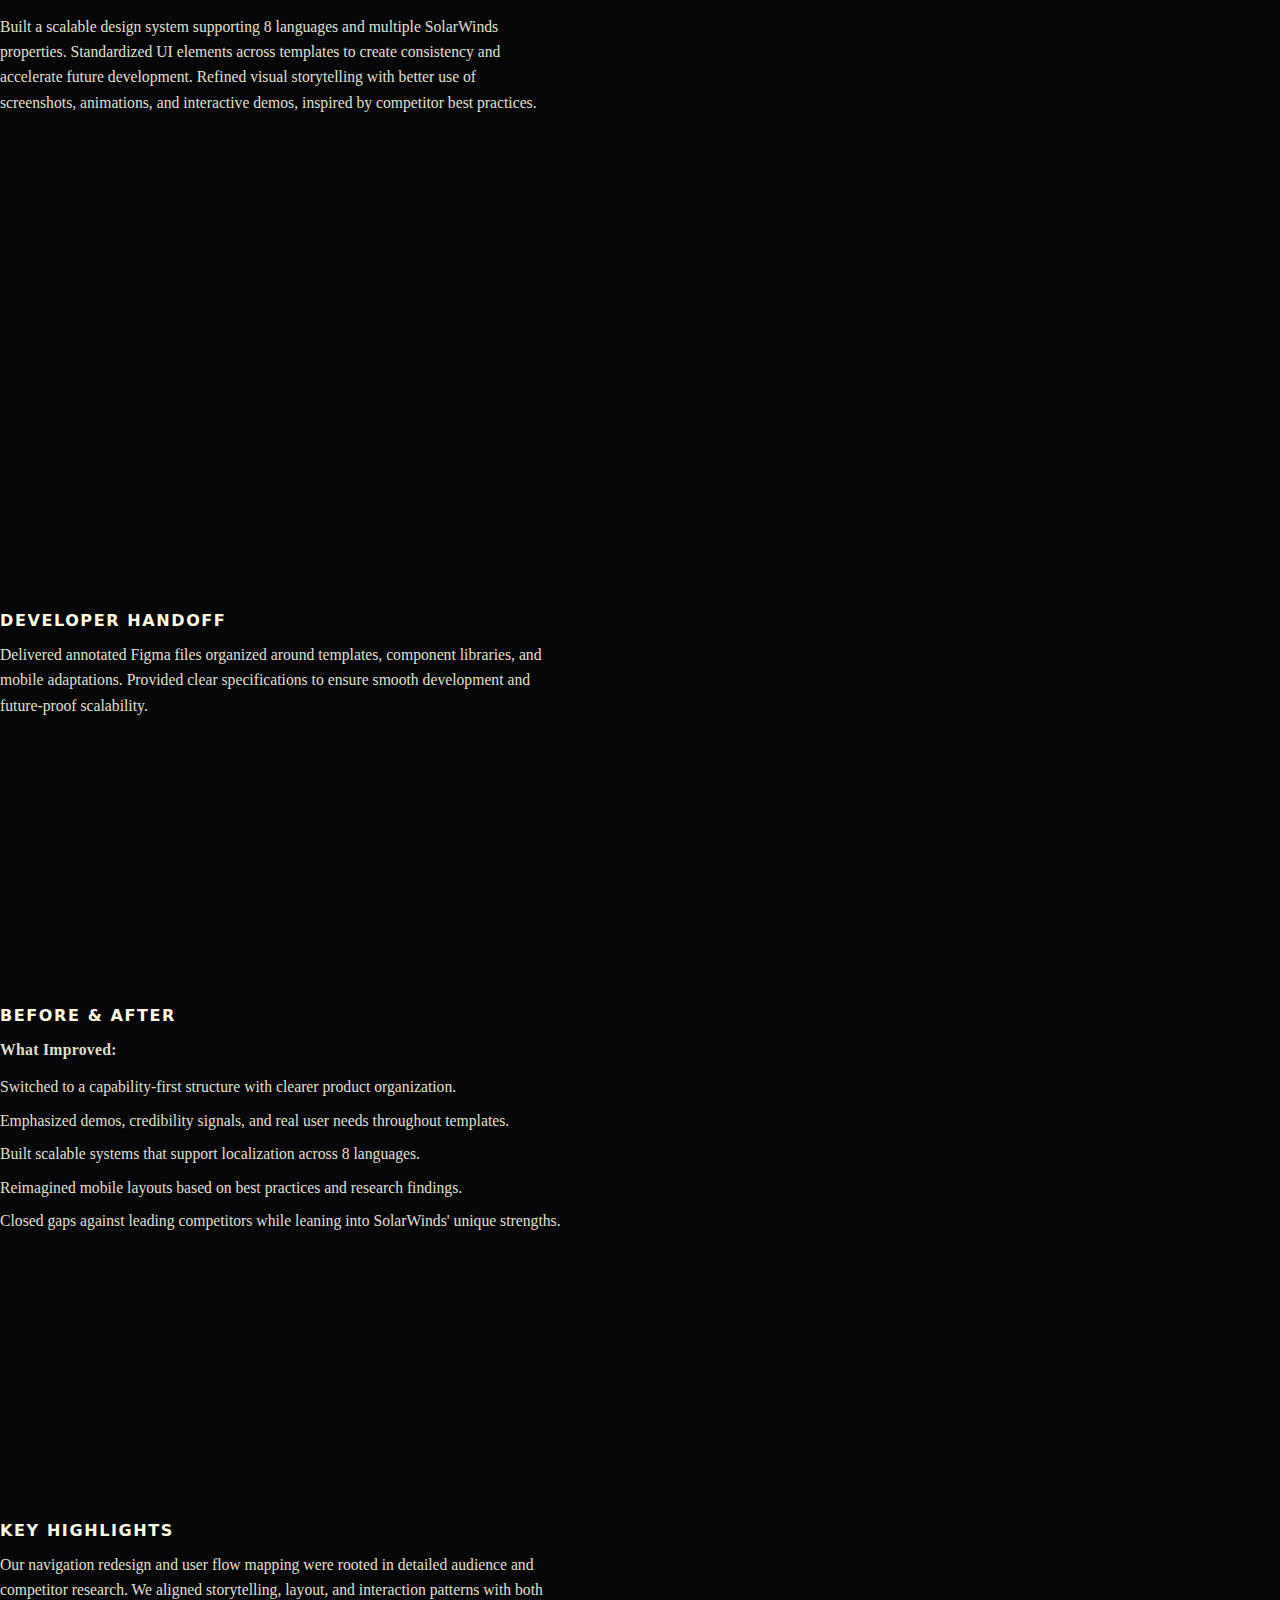
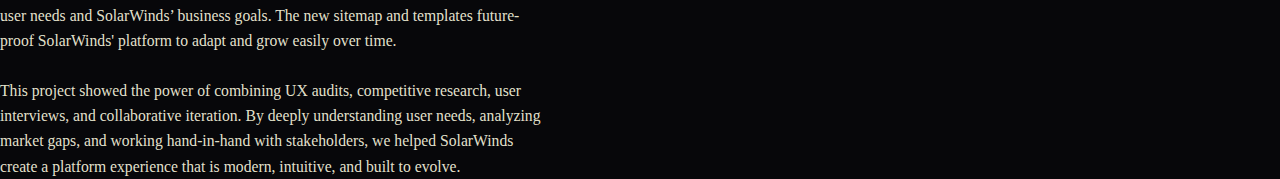
<file: cases/case_study_solarwinds.html>
<!doctype html>
<html lang="en">
  <head>
    <meta charset="utf-8" />
    <meta name="viewport" content="width=device-width, initial-scale=1" />
    <title>Improving the platform experience for SolarWinds users</title>
    <!-- Static routing note: each case page includes GA for direct-link visits. -->
    <!-- Google tag (gtag.js) -->
    <script async src="https://www.googletagmanager.com/gtag/js?id=G-T3KGNJZP25"></script>
    <script>
      window.dataLayer = window.dataLayer || [];
      function gtag() {
        dataLayer.push(arguments);
      }
      gtag("js", new Date());
      gtag("config", "G-T3KGNJZP25");
    </script>
    <link rel="icon" href="../assets/favicon.svg" type="image/svg+xml" />
    <link rel="stylesheet" href="../styles.css?v=20260208" />
  </head>
  <body>
    <main>
      <article data-case-content="solarwinds" aria-labelledby="solarwinds-title">
        <!-- Intro block: title, summary, and hero media -->
        <header class="case-lede"><h1 class="case-title" id="solarwinds-title">Improving the platform experience for SolarWinds users</h1><p class="case-intro">A platform modernization focused on navigation clarity, scalable templates, and a durable design system.</p></header>
        <div class="case-bleed"><figure class="case-media case-media-block"><div class="case-media-frame"><img src="../assets/case-solarwinds/gallery/2aea5d7e-1413-48b3-8e50-3726aaa5a0c6_rw_1920.jpg" alt="solarwinds case study image" loading="lazy" /></div><figcaption class="case-caption">A look at the redesigned SolarWinds site on tablet and mobile, cleaner visuals, clearer structure, and CTAs that help people get where they want to go.</figcaption></figure></div>
        <!-- Context and constraints -->
        <section class="case-text-wrap case-text-wrap--section case-block"><h3>About Slide UX</h3><p>Slide UX is a boutique user experience consultancy that helps companies create more usable, engaging digital products. For this project, we partnered with SolarWinds, a leader in IT management solutions, to redesign their digital platform and build a new design system to modernize the user experience across devices.</p></section>
        <section class="case-text-wrap case-text-wrap--section case-block"><h3>Scope</h3><p>SolarWinds needed a major upgrade to its digital platform. Our mission was to redesign their navigation, modernize key product pages, and establish a scalable design system that worked seamlessly across desktop, tablet, and mobile experiences. Our approach was grounded in an extensive UX audit, competitive research, user journey mapping, audience research, and collaboration with marketing and product teams.</p></section>
        <section class="case-text-wrap case-text-wrap--section case-block"><h3>The Team</h3><ul class="case-list case-list--detail"><li><strong class="case-lead">Stakeholders:</strong> SolarWinds and Slide UX product managers and marketing leads.</li><li><strong class="case-lead">Contributors:</strong> Slide UX designers, researchers, and developers.</li><li><strong class="case-lead">End Users:</strong> IT professionals, network administrators, and enterprise clients.</li></ul></section>
        <section class="case-text-wrap case-text-wrap--section case-block"><h3>My Role</h3><p>At Slide UX, I worked alongside a product manager and another designer. I led the redesign of the navigation menus, collaborated on wireframes and layouts for key pages, and contributed to strategic alignment and research synthesis. I also helped shape the design system and mobile experience, working closely with the SolarWinds marketing team through regular feedback sessions.</p></section>
        <section class="case-text-wrap case-text-wrap--section case-block"><h3>Strategic Alignment: Defining the SolarWinds Story</h3><p>As part of our engagement, Slide UX led a strategic alignment workshop with SolarWinds leadership, marketing, and product teams.</p><p>The goal was to define clear, shared language around "Products," "Solutions," "Platform," and "Observability" terms that had previously been used inconsistently across teams.</p><p>Through guided exercises and discussions, we surfaced misalignments and established common definitions.</p><p>These workshops directly influenced:</p><ol class="case-ordered-list"><li>How products and solutions were organized in navigation.</li><li>How storytelling was shaped across homepage, product, and solution pages.</li><li>How CTAs and user flows reinforced unified messaging.</li></ol><p>Aligning internal terminology helped future-proof SolarWinds' external communications and simplified the user experience by making the platform and its offerings easier to understand.</p></section>
        <!-- 2-up gallery keeps desktop rhythm and collapses to 1 column on mobile. -->
        <div class="case-bleed">
          <div class="case-gallery-2up">
            <figure class="case-media"><div class="case-media-frame"><img src="../assets/case-solarwinds/gallery/7e472223-4721-4c60-89d1-37ab8427ccc0_rw_1920.png" alt="solarwinds case study image" loading="lazy" /></div></figure>
            <figure class="case-media"><div class="case-media-frame"><img src="../assets/case-solarwinds/gallery/7a96fbb9-30ee-4315-b1b5-b9e10fe5d56a_rw_1920.png" alt="solarwinds case study image" loading="lazy" /></div></figure>
          </div>
        </div>
        <!-- Section pattern: title row, supporting copy, then media -->
        <section class="case-text-wrap case-text-wrap--title case-block case-block--title-only"><h3>Competitive Research &amp; Strategy</h3></section>
        <section class="case-text-wrap case-block"><p>Analyzed industry-leading competitors to benchmark against best practices and common pitfalls. Identified opportunities like sticky navigation, ungated demos, strategic CTA placements, better security messaging, and storytelling through animated screenshots. Used these findings to refine SolarWinds' future navigation, visual design language, and content architecture.</p></section>
        <div class="case-bleed">
          <div class="case-gallery-2up">
            <figure class="case-media"><div class="case-media-frame"><img src="../assets/case-solarwinds/gallery/7e11ad86-1c33-4f07-a3bc-eb0f2c955d00_rw_1920.png" alt="solarwinds case study image" loading="lazy" /></div></figure>
            <figure class="case-media"><div class="case-media-frame"><img src="../assets/case-solarwinds/gallery/808958d5-0580-4146-a787-47edcc07eda6_rw_1920.png" alt="solarwinds case study image" loading="lazy" /></div></figure>
          </div>
        </div>
        <section class="case-text-wrap case-text-wrap--title case-block case-block--title-only"><h3>Wireframes, Navigation, &amp; Collaboration</h3></section>
        <section class="case-text-wrap case-block"><p>Partnered with the SolarWinds team to create and iterate on wireframes for the Homepage, Level 2-4 pages, and use case-driven flows. Proposed a capability-first navigation structure to replace brand-name confusion, directly addressing findings from user interviews and competitor analysis. Mapped user journeys based on key actions like finding a new solution, verifying company credibility, and switching products.</p></section>
        <div class="case-bleed">
          <div class="case-gallery-2up">
            <figure class="case-media"><div class="case-media-frame"><img src="../assets/case-solarwinds/gallery/9ad2b26a-0a4c-4b60-9533-da06d37f6291_rw_3840.png" alt="solarwinds case study image" loading="lazy" /></div></figure>
            <figure class="case-media"><div class="case-media-frame"><img src="../assets/case-solarwinds/gallery/97d99052-a3f5-40ed-90ea-420739a1bb29_rw_1920.png" alt="solarwinds case study image" loading="lazy" /></div></figure>
            <figure class="case-media"><div class="case-media-frame"><img src="../assets/case-solarwinds/gallery/b89ef97b-33f6-45cf-9f15-4e9f3677da5a_rw_1920.png" alt="solarwinds case study image" loading="lazy" /></div></figure>
            <figure class="case-media"><div class="case-media-frame"><img src="../assets/case-solarwinds/gallery/ddd70066-70a0-4a43-bc71-0e2bf45a0fd1_rw_3840.png" alt="solarwinds case study image" loading="lazy" /></div></figure>
            <figure class="case-media"><div class="case-media-frame"><img src="../assets/case-solarwinds/gallery/72239ae8-8072-4cb8-85f6-7fe592212296_rw_1920.png" alt="solarwinds case study image" loading="lazy" /></div></figure>
            <figure class="case-media"><div class="case-media-frame"><img src="../assets/case-solarwinds/gallery/9c3d32cc-61aa-41c1-810f-df49e1e51a56_rw_1920.png" alt="solarwinds case study image" loading="lazy" /></div></figure>
          </div>
        </div>
        <section class="case-text-wrap case-text-wrap--section case-block case-block--legacy-subtitle"><h3>High-Fidelity Mockups &amp; Navigation Improvements</h3></section>
        <section class="case-text-wrap case-block"><p>Delivered polished high-fidelity designs for homepage, product listings, solutions pages, and mobile-first templates. Aligned navigation structures and storytelling flows with best practices observed during competitor deep dives (New Relic, Dynatrace, Datadog, LogicMonitor). Prioritized clear CTAs placed later in the flow, strong credibility content early, and user-friendly page hierarchy.</p></section>
        <div class="case-bleed">
          <div class="case-gallery-2up">
            <figure class="case-media"><div class="case-media-frame"><img src="../assets/case-solarwinds/gallery/2a7536d2-721d-4480-9083-ea60805d08b7_rw_1920.png" alt="solarwinds case study image" loading="lazy" /></div></figure>
            <figure class="case-media"><div class="case-media-frame"><img src="../assets/case-solarwinds/gallery/57951093-6ff5-4665-b5bb-0b62478e4e3d_rw_1920.png" alt="solarwinds case study image" loading="lazy" /></div></figure>
            <figure class="case-media"><div class="case-media-frame"><img src="../assets/case-solarwinds/gallery/50a06f1f-65ab-4d1d-938e-0b4364fc641c_rw_1920.png" alt="solarwinds case study image" loading="lazy" /></div></figure>
            <figure class="case-media"><div class="case-media-frame"><img src="../assets/case-solarwinds/gallery/2f2ffe3b-f63d-40d6-b210-6994db64b930_rw_1200.png" alt="solarwinds case study image" loading="lazy" /></div></figure>
            <figure class="case-media"><div class="case-media-frame"><img src="../assets/case-solarwinds/gallery/8be475b0-7d27-4569-8e61-b947f28b8fc5_rw_1920.png" alt="solarwinds case study image" loading="lazy" /></div></figure>
          </div>
        </div>
        <section class="case-text-wrap case-text-wrap--title case-block case-block--title-only"><h3>Design System</h3></section>
        <section class="case-text-wrap case-block"><p>Built a scalable design system supporting 8 languages and multiple SolarWinds properties. Standardized UI elements across templates to create consistency and accelerate future development. Refined visual storytelling with better use of screenshots, animations, and interactive demos, inspired by competitor best practices.</p></section>
        <div class="case-bleed">
          <div class="case-gallery-2up">
            <figure class="case-media"><div class="case-media-frame"><img src="../assets/case-solarwinds/gallery/9726e723-b01b-4a71-bc6d-66597db64aeb_rw_1200.png" alt="solarwinds case study image" loading="lazy" /></div></figure>
            <figure class="case-media"><div class="case-media-frame"><img src="../assets/case-solarwinds/gallery/e644cb5e-8603-4a9f-af59-ae28b6d8ff64_rw_1200.png" alt="solarwinds case study image" loading="lazy" /></div></figure>
            <figure class="case-media"><div class="case-media-frame"><img src="../assets/case-solarwinds/gallery/a83d8f38-9fd6-4f9b-8435-119ddd450a65_rw_1920.png" alt="solarwinds case study image" loading="lazy" /></div></figure>
            <figure class="case-media"><div class="case-media-frame"><img src="../assets/case-solarwinds/gallery/a096dffd-05e5-4e9e-b7f8-2e3e2a2b7589_rw_1920.gif" alt="solarwinds case study image" loading="lazy" /></div></figure>
          </div>
        </div>
        <section class="case-text-wrap case-text-wrap--title case-block case-block--title-only"><h3>Developer Handoff</h3></section>
        <section class="case-text-wrap case-block"><p>Delivered annotated Figma files organized around templates, component libraries, and mobile adaptations. Provided clear specifications to ensure smooth development and future-proof scalability.</p></section>
        <div class="case-bleed">
          <div class="case-gallery-2up">
            <figure class="case-media"><div class="case-media-frame"><img src="../assets/case-solarwinds/gallery/5a4c3343-047c-4d7e-9047-3257af3d6c98_rw_1920.png" alt="solarwinds case study image" loading="lazy" /></div></figure>
            <figure class="case-media"><div class="case-media-frame"><img src="../assets/case-solarwinds/gallery/09bc00c5-2a41-4c87-8d81-5a62f604d5ae_rw_1200.jpg" alt="solarwinds case study image" loading="lazy" /></div></figure>
          </div>
        </div>
        <section class="case-text-wrap case-text-wrap--title case-block case-block--title-only"><h3>Before &amp; After</h3></section>
        <section class="case-text-wrap case-block"><p><strong class="case-lead">What Improved:</strong></p><ul class="case-list case-list--detail"><li>Switched to a capability-first structure with clearer product organization.</li><li>Emphasized demos, credibility signals, and real user needs throughout templates.</li><li>Built scalable systems that support localization across 8 languages.</li><li>Reimagined mobile layouts based on best practices and research findings.</li><li>Closed gaps against leading competitors while leaning into SolarWinds' unique strengths.</li></ul></section>
        <div class="case-bleed">
          <div class="case-gallery-2up">
            <figure class="case-media"><div class="case-media-frame"><img src="../assets/case-solarwinds/gallery/ac493d48-9c77-40b0-8532-4031f3429b20_rw_1920.png" alt="solarwinds case study image" loading="lazy" /></div></figure>
            <figure class="case-media"><div class="case-media-frame"><img src="../assets/case-solarwinds/gallery/8f7816a2-b267-4924-9229-d5098fa962c0_rw_1200.png" alt="solarwinds case study image" loading="lazy" /></div></figure>
          </div>
        </div>
        <!-- Final wrap-up: highlights and closing reflection -->
        <section class="case-text-wrap case-text-wrap--section case-block"><h3>Key Highlights</h3><p>Our navigation redesign and user flow mapping were rooted in detailed audience and competitor research. We aligned storytelling, layout, and interaction patterns with both user needs and SolarWinds’ business goals. The new sitemap and templates future-proof SolarWinds' platform to adapt and grow easily over time.</p></section>
        <section class="case-text-wrap case-block"><p>This project showed the power of combining UX audits, competitive research, user interviews, and collaborative iteration. By deeply understanding user needs, analyzing market gaps, and working hand-in-hand with stakeholders, we helped SolarWinds create a platform experience that is modern, intuitive, and built to evolve.</p></section>
      </article>
    </main>
  </body>
</html>
</file>
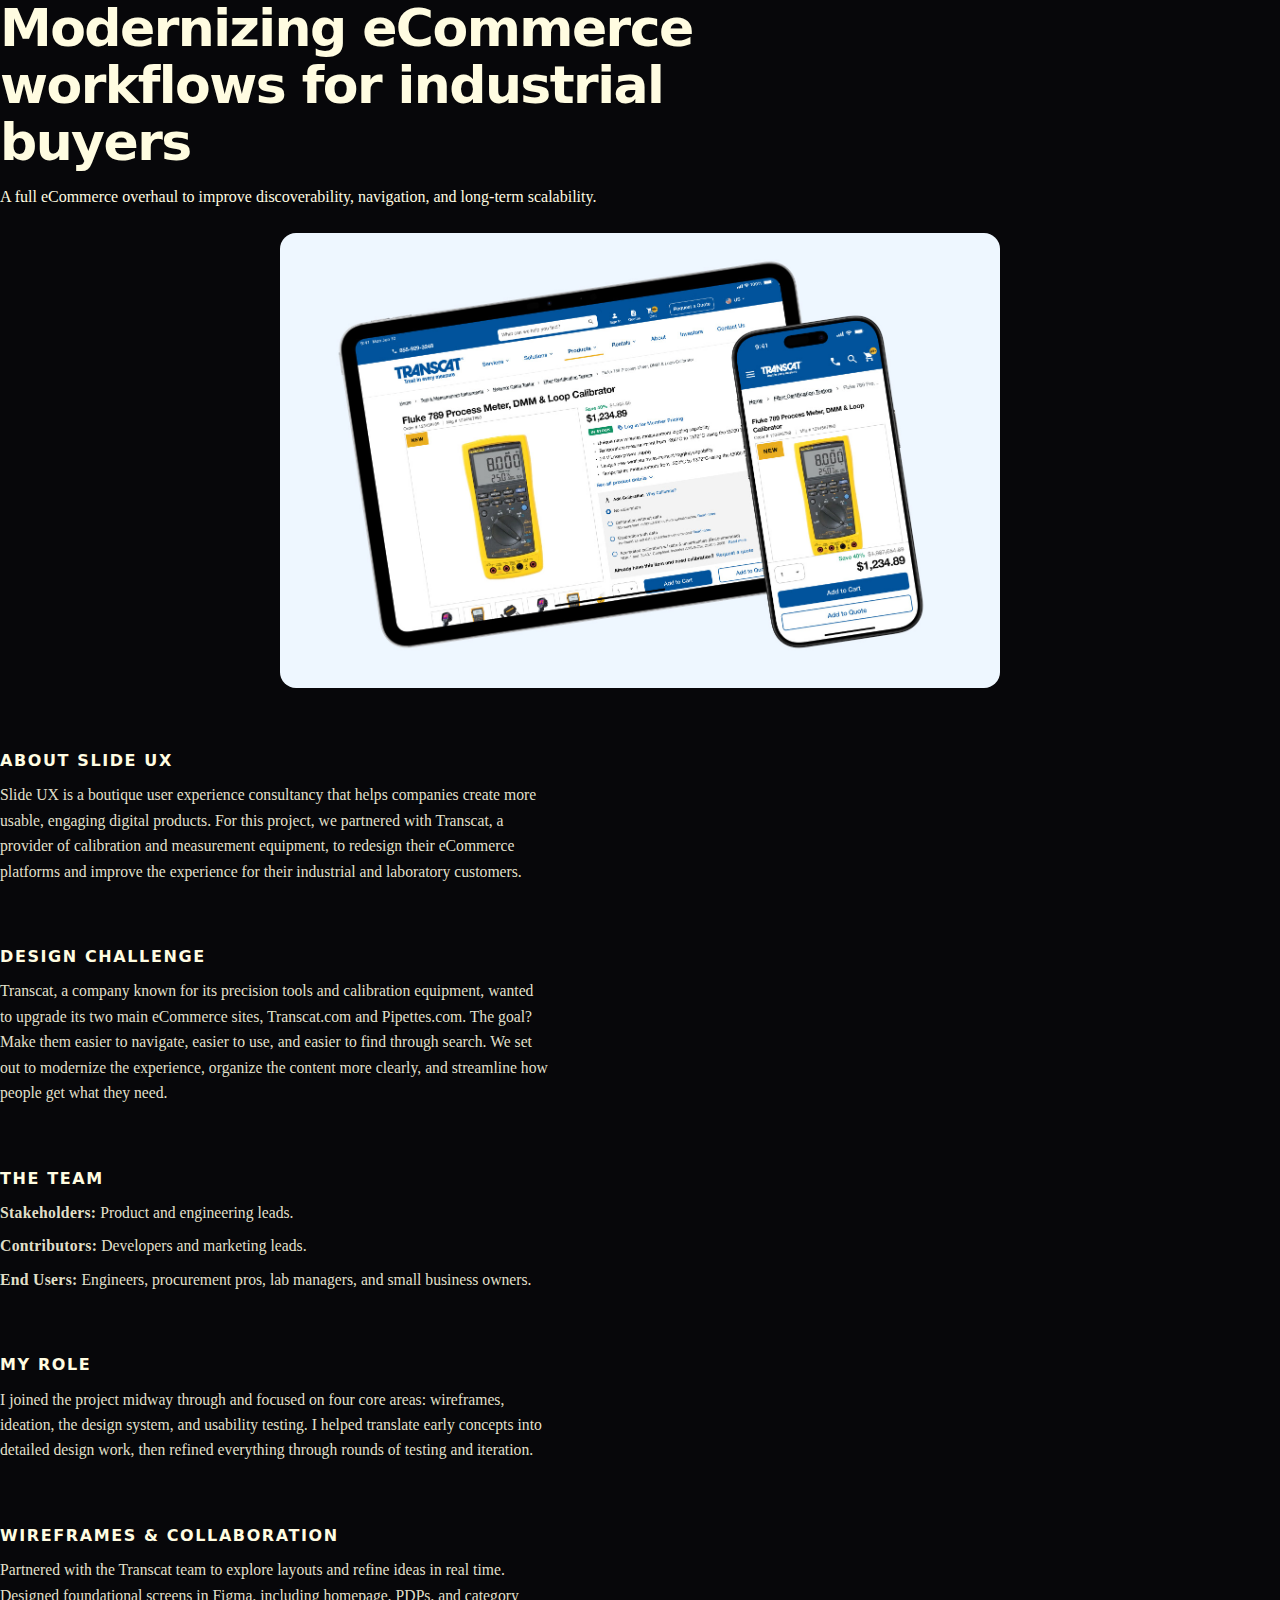
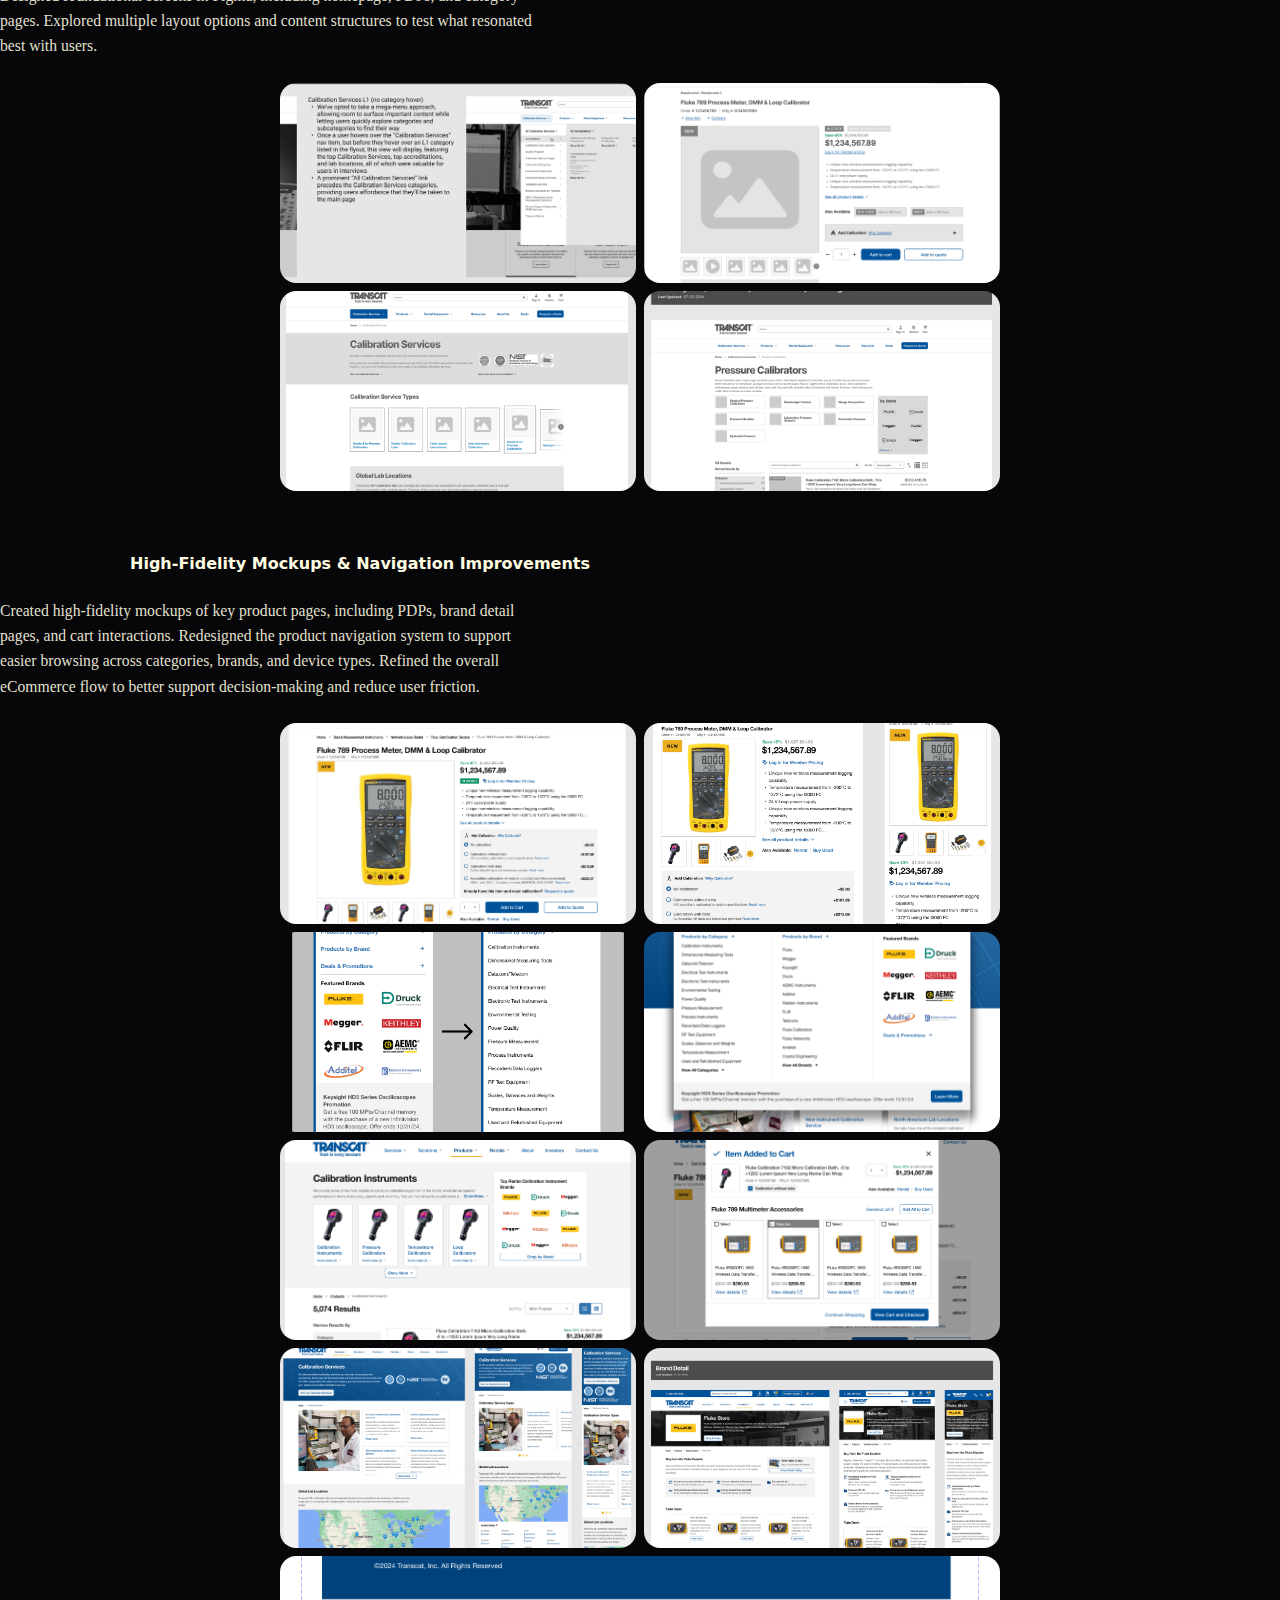
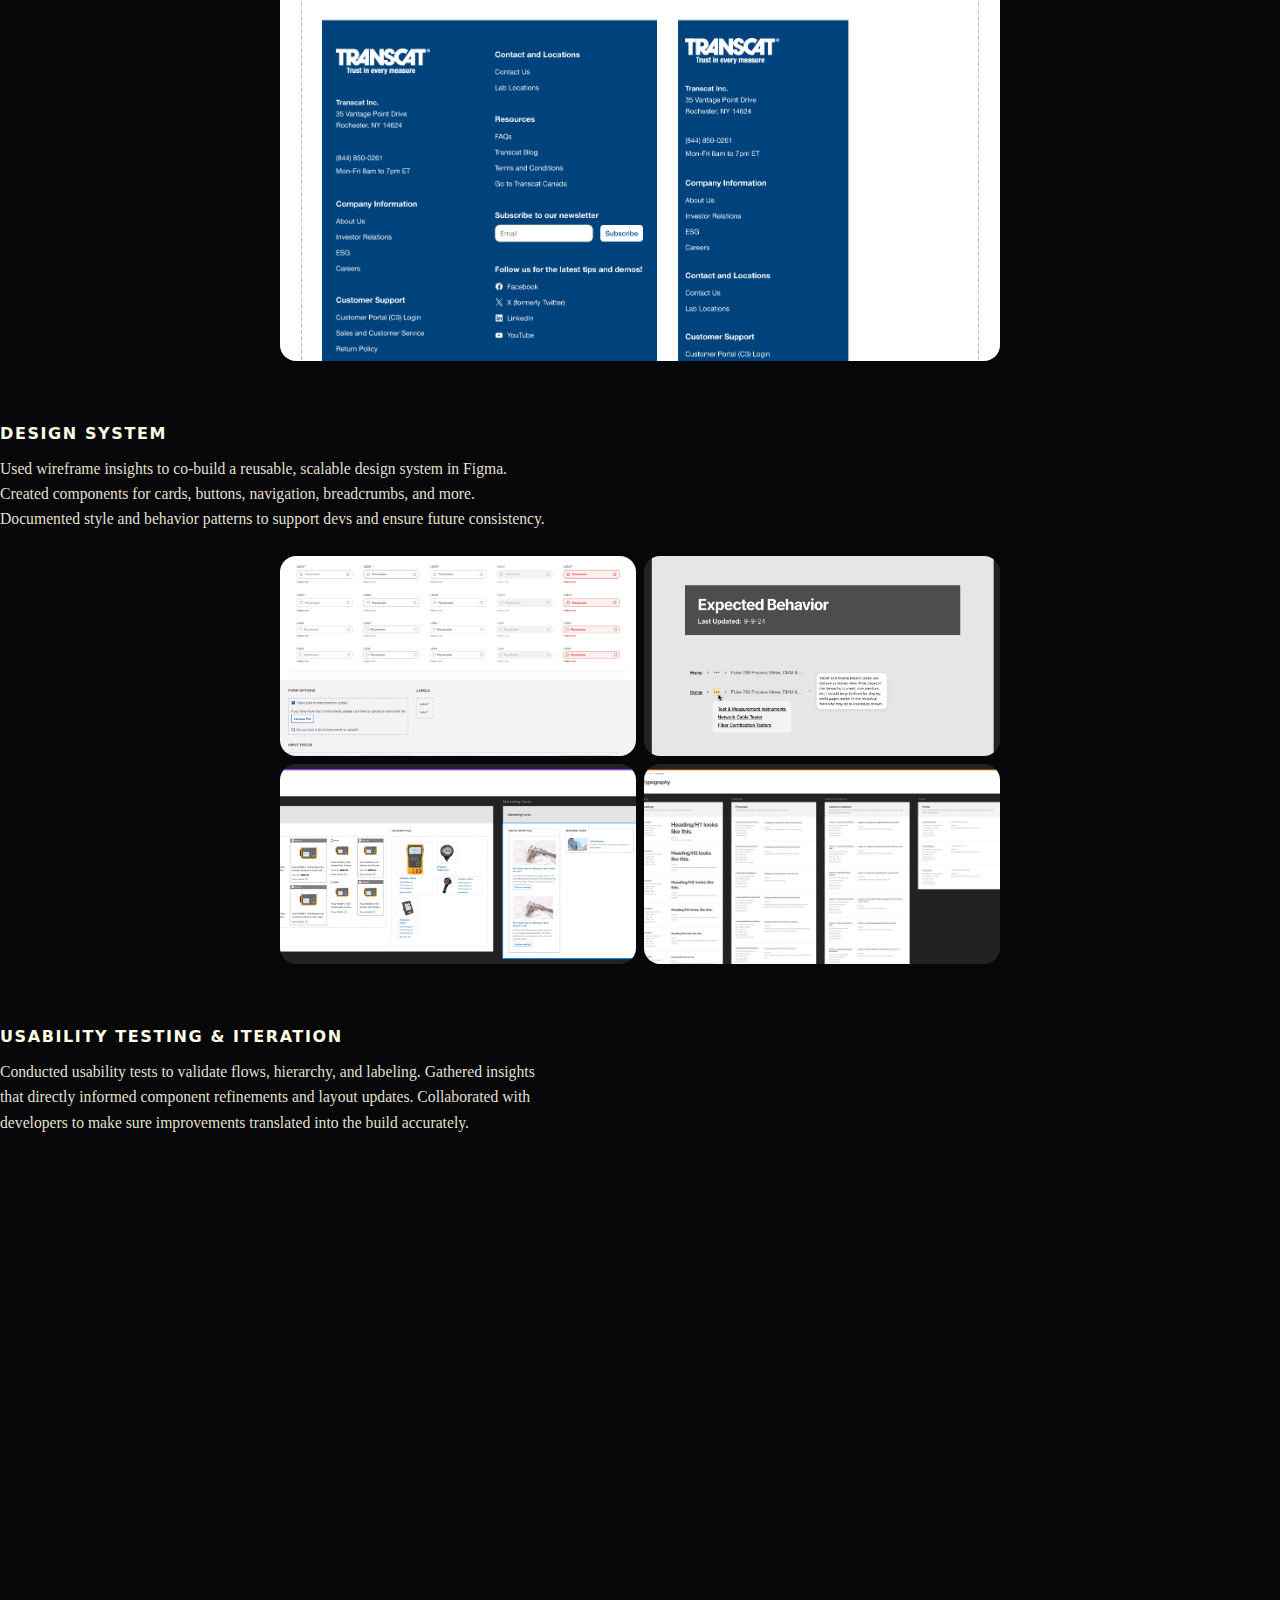
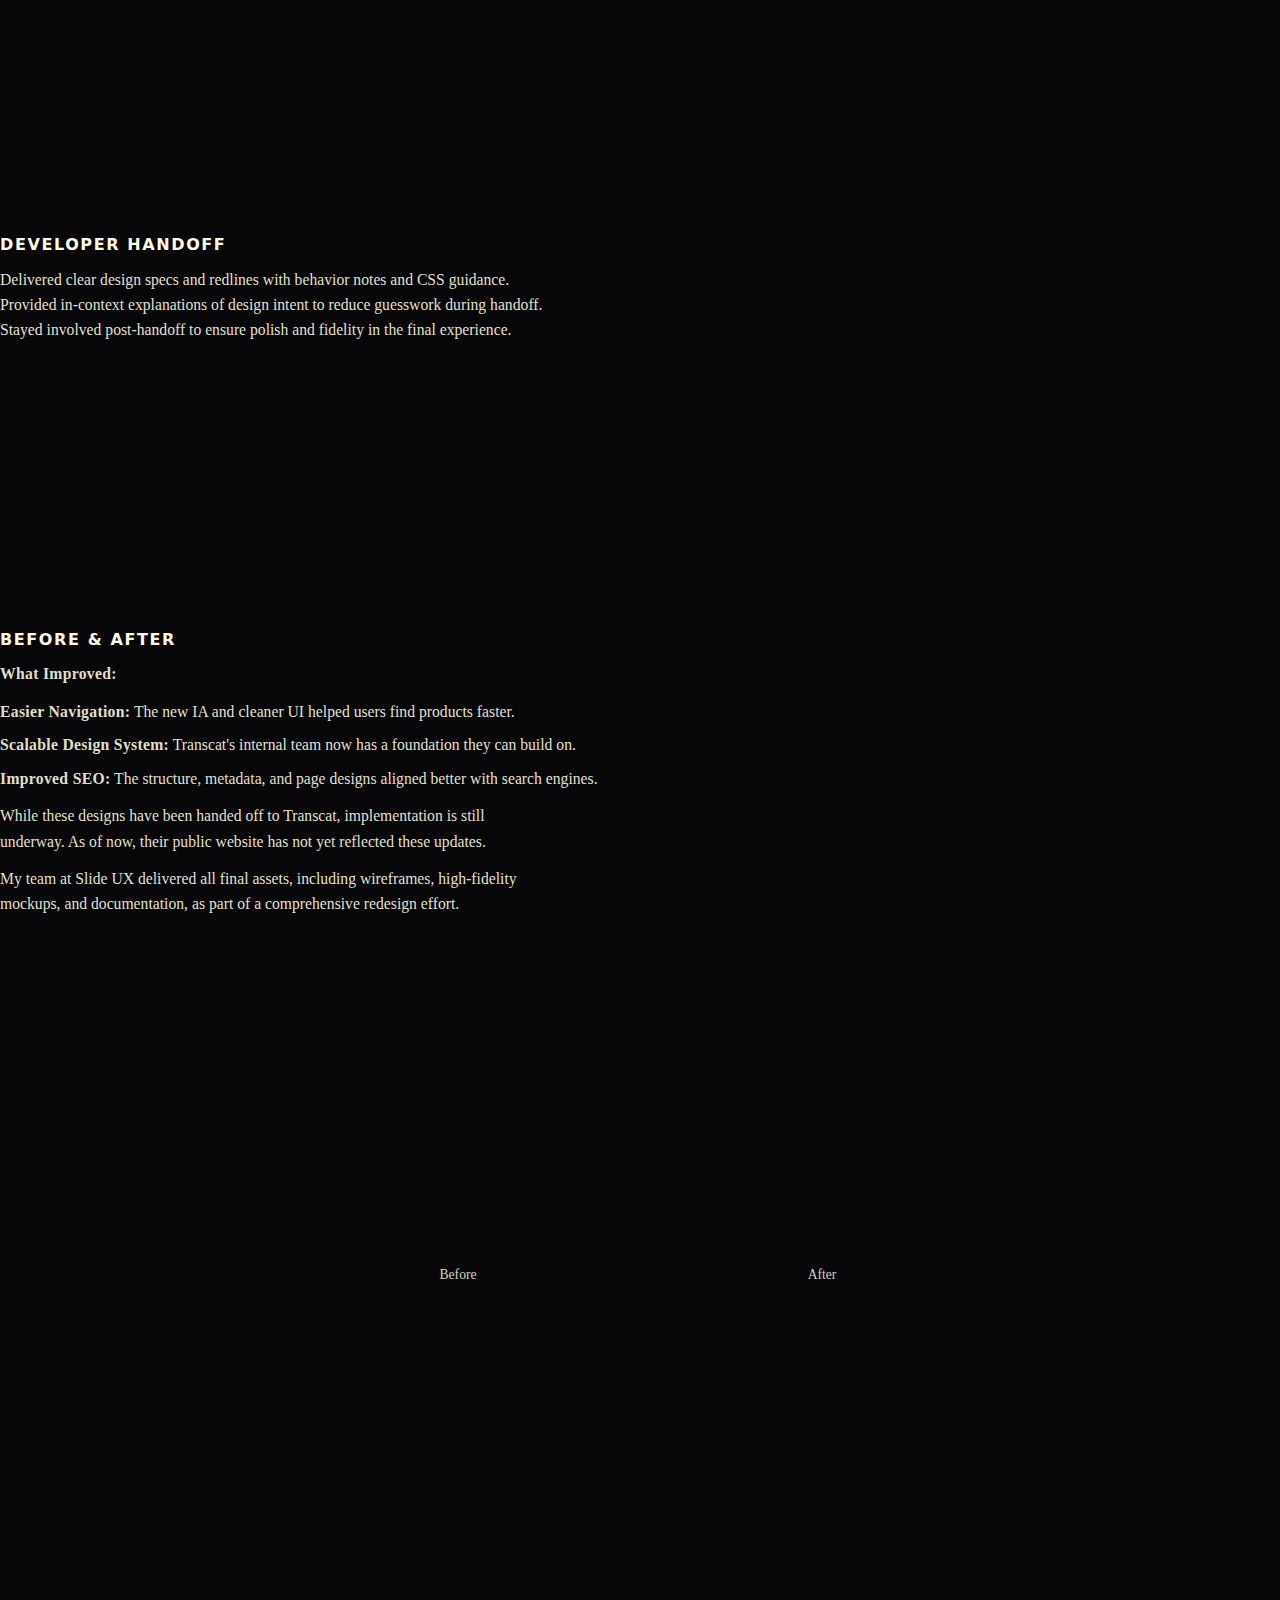
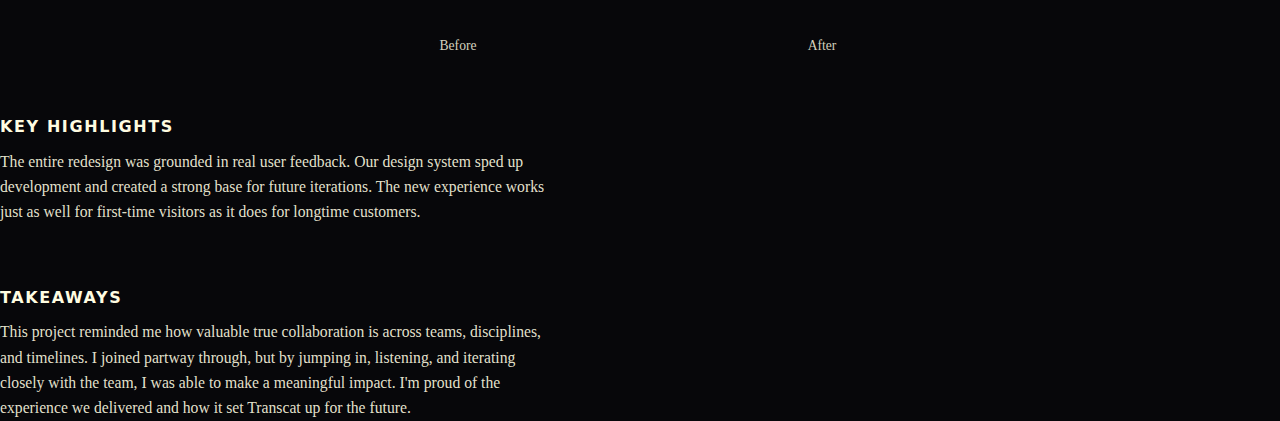
<file: cases/case_study_transcat.html>
<!doctype html>
<html lang="en">
  <head>
    <meta charset="utf-8" />
    <meta name="viewport" content="width=device-width, initial-scale=1" />
    <meta name="robots" content="noindex, nofollow, noarchive, nosnippet, noimageindex" />
    <meta name="googlebot" content="noindex, nofollow, noarchive, nosnippet, noimageindex" />
    <title>Modernizing eCommerce workflows for industrial buyers</title>
    <!-- Static routing note: each case page includes GA for direct-link visits. -->
    <!-- Google tag (gtag.js) -->
    <script async src="https://www.googletagmanager.com/gtag/js?id=G-T3KGNJZP25"></script>
    <script>
      window.dataLayer = window.dataLayer || [];
      function gtag() {
        dataLayer.push(arguments);
      }
      gtag("js", new Date());
      gtag("config", "G-T3KGNJZP25");
    </script>
    <link rel="icon" href="../assets/favicon.svg" type="image/svg+xml" />
    <link rel="stylesheet" href="../styles.css?v=20260208" />
  </head>
  <body>
    <main>
      <article data-case-content="transcat" aria-labelledby="transcat-title">
        <!-- Intro block: title, summary, and hero media -->
        <header class="case-lede"><h1 class="case-title" id="transcat-title">Modernizing eCommerce workflows for industrial buyers</h1><p class="case-intro">A full eCommerce overhaul to improve discoverability, navigation, and long‑term scalability.</p></header>
        <div class="case-bleed"><figure class="case-media case-media-block"><div class="case-media-frame"><img src="../assets/case-transcat/gallery/5b0fd25c-336b-4f55-bfff-eb0cf7b75544_rw_1920.jpg" alt="transcat case study image" loading="lazy" /></div></figure></div>
        <!-- Context and team setup -->
        <section class="case-text-wrap case-text-wrap--section case-block"><h3>About Slide UX</h3><p>Slide UX is a boutique user experience consultancy that helps companies create more usable, engaging digital products. For this project, we partnered with Transcat, a provider of calibration and measurement equipment, to redesign their eCommerce platforms and improve the experience for their industrial and laboratory customers.</p></section>
        <section class="case-text-wrap case-text-wrap--section case-block"><h3>Design Challenge</h3><p>Transcat, a company known for its precision tools and calibration equipment, wanted to upgrade its two main eCommerce sites, Transcat.com and Pipettes.com. The goal? Make them easier to navigate, easier to use, and easier to find through search. We set out to modernize the experience, organize the content more clearly, and streamline how people get what they need.</p></section>
        <section class="case-text-wrap case-text-wrap--section case-block"><h3>The Team</h3><ul class="case-list case-list--detail"><li><strong class="case-lead">Stakeholders:</strong> Product and engineering leads.</li><li><strong class="case-lead">Contributors:</strong> Developers and marketing leads.</li><li><strong class="case-lead">End Users:</strong> Engineers, procurement pros, lab managers, and small business owners.</li></ul></section>
        <section class="case-text-wrap case-text-wrap--section case-block"><h3>My Role</h3><p>I joined the project midway through and focused on four core areas: wireframes, ideation, the design system, and usability testing. I helped translate early concepts into detailed design work, then refined everything through rounds of testing and iteration.</p></section>
        <section class="case-text-wrap case-text-wrap--title case-block case-block--title-only"><h3>Wireframes &amp; Collaboration</h3></section>
        <section class="case-text-wrap case-block"><p>Partnered with the Transcat team to explore layouts and refine ideas in real time. Designed foundational screens in Figma, including homepage, PDPs, and category pages. Explored multiple layout options and content structures to test what resonated best with users.</p></section>
        <!-- Maintain old-site gallery rhythm with consistent 8px gutters. -->
        <div class="case-bleed">
          <div class="case-gallery-2up">
            <figure class="case-media"><div class="case-media-frame"><img src="../assets/case-transcat/gallery/fb7ab995-bd8c-4642-95ea-c74c2e3251d3_rw_3840.png" alt="transcat case study image" loading="lazy" /></div></figure>
            <figure class="case-media"><div class="case-media-frame"><img src="../assets/case-transcat/gallery/ada5e77d-b552-4436-a6bd-867a4d65c7fb_rw_1920.png" alt="transcat case study image" loading="lazy" /></div></figure>
            <figure class="case-media"><div class="case-media-frame"><img src="../assets/case-transcat/gallery/131febd4-bc0a-41c7-8879-29cc4c889ea7_rw_1920.png" alt="transcat case study image" loading="lazy" /></div></figure>
            <figure class="case-media"><div class="case-media-frame"><img src="../assets/case-transcat/gallery/bc61b39e-3547-4441-b00b-ae536ce1559e_rw_1920.png" alt="transcat case study image" loading="lazy" /></div></figure>
          </div>
        </div>
        <!-- Repeated cadence: heading, narrative, and visual evidence -->
        <section class="case-text-wrap case-text-wrap--section case-block case-block--legacy-subtitle"><h3>High-Fidelity Mockups &amp; Navigation Improvements</h3></section>
        <section class="case-text-wrap case-block"><p>Created high-fidelity mockups of key product pages, including PDPs, brand detail pages, and cart interactions. Redesigned the product navigation system to support easier browsing across categories, brands, and device types. Refined the overall eCommerce flow to better support decision-making and reduce user friction.</p></section>
        <div class="case-bleed">
          <div class="case-gallery-2up">
            <figure class="case-media"><div class="case-media-frame"><img src="../assets/case-transcat/gallery/1847c2f7-77b9-47e7-a2eb-360c3f0d9093_rw_1920.png" alt="transcat case study image" loading="lazy" /></div></figure>
            <figure class="case-media"><div class="case-media-frame"><img src="../assets/case-transcat/gallery/48566f82-cfed-4355-be94-4c2b172758f7_rw_1920.png" alt="transcat case study image" loading="lazy" /></div></figure>
            <figure class="case-media"><div class="case-media-frame"><img src="../assets/case-transcat/gallery/46f0523c-4731-43ae-8f37-40c8130ca827_rw_1200.png" alt="transcat case study image" loading="lazy" /></div></figure>
            <figure class="case-media"><div class="case-media-frame"><img src="../assets/case-transcat/gallery/fb960c76-88c0-444c-8227-b2e4e98d8ec1_rw_1920.png" alt="transcat case study image" loading="lazy" /></div></figure>
            <figure class="case-media"><div class="case-media-frame"><img src="../assets/case-transcat/gallery/f12475d8-c61f-418c-bf21-b0ca12f856b1_rw_1920.png" alt="transcat case study image" loading="lazy" /></div></figure>
            <figure class="case-media"><div class="case-media-frame"><img src="../assets/case-transcat/gallery/e4370707-3010-4454-805d-6f5c74de215b_rw_1920.png" alt="transcat case study image" loading="lazy" /></div></figure>
            <figure class="case-media"><div class="case-media-frame"><img src="../assets/case-transcat/gallery/dd6ddf62-6119-4fa3-ba20-2eac9633b32b_rw_1920.png" alt="transcat case study image" loading="lazy" /></div></figure>
            <figure class="case-media"><div class="case-media-frame"><img src="../assets/case-transcat/gallery/d1807a97-7d71-4892-8f1b-2ebcccdfbd0c_rw_1920.png" alt="transcat case study image" loading="lazy" /></div></figure>
            <figure class="case-media"><div class="case-media-frame"><img src="../assets/case-transcat/gallery/e016e5e1-c039-4c61-b487-21290afeccb0_rw_1920.png" alt="transcat case study image" loading="lazy" /></div></figure>
          </div>
        </div>
        <section class="case-text-wrap case-text-wrap--title case-block case-block--title-only"><h3>Design System</h3></section>
        <section class="case-text-wrap case-block"><p>Used wireframe insights to co-build a reusable, scalable design system in Figma. Created components for cards, buttons, navigation, breadcrumbs, and more. Documented style and behavior patterns to support devs and ensure future consistency.</p></section>
        <div class="case-bleed">
          <div class="case-gallery-2up">
            <figure class="case-media"><div class="case-media-frame"><img src="../assets/case-transcat/gallery/2fa47a68-7cc2-4f79-af15-5ec25d373c38_rw_1920.png" alt="transcat case study image" loading="lazy" /></div></figure>
            <figure class="case-media"><div class="case-media-frame"><img src="../assets/case-transcat/gallery/41d2786a-bff2-40c2-b0e8-586fe7eae3b2_rw_1200.png" alt="transcat case study image" loading="lazy" /></div></figure>
            <figure class="case-media"><div class="case-media-frame"><img src="../assets/case-transcat/gallery/c41aa581-9fc4-437c-a4ec-b67a21f56682_rw_1920.png" alt="transcat case study image" loading="lazy" /></div></figure>
            <figure class="case-media"><div class="case-media-frame"><img src="../assets/case-transcat/gallery/3ec86ec9-d6cd-4246-840e-e50420dcabef_rw_1920.png" alt="transcat case study image" loading="lazy" /></div></figure>
          </div>
        </div>
        
        <section class="case-text-wrap case-text-wrap--title case-block case-block--title-only"><h3>Usability Testing &amp; Iteration</h3></section>
        <section class="case-text-wrap case-block"><p>Conducted usability tests to validate flows, hierarchy, and labeling. Gathered insights that directly informed component refinements and layout updates. Collaborated with developers to make sure improvements translated into the build accurately.</p></section>
        <div class="case-bleed">
          <div class="case-gallery-2up">
            <figure class="case-media"><div class="case-media-frame"><img src="../assets/case-transcat/gallery/b2e8b57a-1a14-4b50-99fd-b935fe63958f_rw_1200.png" alt="transcat case study image" loading="lazy" /></div></figure>
            <figure class="case-media"><div class="case-media-frame"><img src="../assets/case-transcat/gallery/a9af1b17-e88f-4085-b060-553a2269e8fd_rw_1200.png" alt="transcat case study image" loading="lazy" /></div></figure>
            <figure class="case-media"><div class="case-media-frame"><img src="../assets/case-transcat/gallery/119060bd-0d15-4a8c-ae08-5e70dba79567_rw_1920.png" alt="transcat case study image" loading="lazy" /></div></figure>
          </div>
        </div>
        
        <section class="case-text-wrap case-text-wrap--title case-block case-block--title-only"><h3>Developer Handoff</h3></section>
        <section class="case-text-wrap case-block"><p>Delivered clear design specs and redlines with behavior notes and CSS guidance. Provided in-context explanations of design intent to reduce guesswork during handoff. Stayed involved post-handoff to ensure polish and fidelity in the final experience.</p></section>
        <div class="case-bleed">
          <div class="case-gallery-2up">
            <figure class="case-media"><div class="case-media-frame"><img src="../assets/case-transcat/gallery/c520d979-784e-4892-b6df-a1d844bbc951_rw_1200.png" alt="transcat case study image" loading="lazy" /></div></figure>
            <figure class="case-media"><div class="case-media-frame"><img src="../assets/case-transcat/gallery/640069e1-16fd-4fec-b330-d243c5f7c4c5_rw_1200.png" alt="transcat case study image" loading="lazy" /></div></figure>
          </div>
        </div>
        
        <section class="case-text-wrap case-text-wrap--title case-block case-block--title-only"><h3>Before &amp; After</h3></section>
        <section class="case-text-wrap case-block"><p><strong class="case-lead">What Improved:</strong></p><ul class="case-list case-list--detail"><li><strong class="case-lead">Easier Navigation:</strong> The new IA and cleaner UI helped users find products faster.</li><li><strong class="case-lead">Scalable Design System:</strong> Transcat's internal team now has a foundation they can build on.</li><li><strong class="case-lead">Improved SEO:</strong> The structure, metadata, and page designs aligned better with search engines.</li></ul><p>While these designs have been handed off to Transcat, implementation is still underway. As of now, their public website has not yet reflected these updates.</p><p>My team at Slide UX delivered all final assets, including wireframes, high-fidelity mockups, and documentation, as part of a comprehensive redesign effort.</p></section>
        <div class="case-bleed">
          <div class="case-gallery-2up case-gallery-2up--before-after">
            <figure class="case-media"><div class="case-media-frame"><img src="../assets/case-transcat/gallery/8d3510c8-d346-41e7-b521-7e80e3064368_rw_1920.png" alt="transcat case study image" loading="lazy" /></div><figcaption class="case-gallery-label">Before</figcaption></figure>
            <figure class="case-media"><div class="case-media-frame"><img src="../assets/case-transcat/gallery/e23a9fb2-0f87-4a33-91c0-2cd92e5b76fc_rw_1920.png" alt="transcat case study image" loading="lazy" /></div><figcaption class="case-gallery-label">After</figcaption></figure>
            <figure class="case-media"><div class="case-media-frame"><img src="../assets/case-transcat/gallery/9fba7133-3b35-42e4-b1e6-2a2f49613aed_rw_1920.png" alt="transcat case study image" loading="lazy" /></div><figcaption class="case-gallery-label">Before</figcaption></figure>
            <figure class="case-media"><div class="case-media-frame"><img src="../assets/case-transcat/gallery/a47d584d-a8cd-4336-82df-3f9374679607_rw_1920.png" alt="transcat case study image" loading="lazy" /></div><figcaption class="case-gallery-label">After</figcaption></figure>
          </div>
        </div>
        
        <!-- Project close-out -->
        <section class="case-text-wrap case-text-wrap--section case-block"><h3>Key Highlights</h3><p>The entire redesign was grounded in real user feedback. Our design system sped up development and created a strong base for future iterations. The new experience works just as well for first-time visitors as it does for longtime customers.</p></section>
        <section class="case-text-wrap case-text-wrap--title case-block case-block--title-only"><h3>Takeaways</h3></section>
        <section class="case-text-wrap case-block"><p>This project reminded me how valuable true collaboration is across teams, disciplines, and timelines. I joined partway through, but by jumping in, listening, and iterating closely with the team, I was able to make a meaningful impact. I'm proud of the experience we delivered and how it set Transcat up for the future.</p></section>
      </article>
    </main>
  </body>
</html>
</file>
<file: styles.css>
/* Portfolio v2 design system: warm-on-dark, bold type, flat surfaces. */

:root {
  /* Typography: shared family with variable axes. */
  --font-sans: "Fraunces", "Iowan Old Style", "Times New Roman", Georgia, serif;
  --font-display: "Archivo", system-ui, -apple-system, BlinkMacSystemFont, "Segoe UI",
    Roboto, Helvetica, Arial, sans-serif;

  /* Typography defaults */
  --wdth-normal: 100;
  --wdth-display: 125;
  --wght-regular: 450;
  --wght-black: 900;

  /* Layout scale */
  --max-w: 1400px;
  --pad-x: 96px;

  /* Spacing scale */
  --s-1: 8px;
  --s-2: 12px;
  --s-3: 16px;
  --s-4: 24px;
  --s-5: 32px;
  --s-6: 48px;
  --s-7: 96px;
  --s-8: 140px;
  --case-gap-after-bleed-heading: 64px;
  --case-gap-after-bleed-heading-mobile: 52px;

  /* Color tokens */
  --c-bg: #07070a;
  --c-text: #fffce1;
  --c-muted: rgba(255, 252, 225, 0.78);
  --c-accent: #ffb43b;
  --radius: 16px;
  --boot-failsafe-delay: 3.2s;
}

/* Base: predictable box model */
* { box-sizing: border-box; }
html { -webkit-text-size-adjust: 100%; }

/* Base: strong underline links */
a {
  color: var(--c-text);
  text-decoration: underline;
  text-decoration-thickness: 2px;
  text-underline-offset: 3px;
}

/* Cards: remove link underlines in work items */
.work-link,
.work-link * {
  text-decoration: none !important;
}

a:hover {
  color: var(--c-accent);
}

/* Base page */
body {
  margin: 0;
  min-height: 100vh;
  color: var(--c-text);
  background-color: var(--c-bg);

  overflow-x: hidden;
  font-family: var(--font-sans);
  font-variation-settings: "opsz" 36, "wght" var(--wght-regular);
  line-height: 1.45;
}

.skip-link {
  position: absolute;
  left: 12px;
  top: -48px;
  z-index: 10000;
  padding: 10px 14px;
  background: var(--c-text);
  color: #07070a;
  text-decoration: none;
  border-radius: 8px;
  font-family: var(--font-display);
  font-variation-settings: "wdth" 110, "wght" 700;
  letter-spacing: 0.04em;
}

.skip-link:focus {
  top: 12px;
}

.sr-only {
  position: absolute;
  width: 1px;
  height: 1px;
  padding: 0;
  margin: -1px;
  overflow: hidden;
  clip: rect(0, 0, 0, 0);
  white-space: nowrap;
  border: 0;
}

body.intro-scroll-lock {
  overflow: hidden;
}

body.booting-intro .nickname,
body.booting-intro .tagline,
body.booting-intro .rule {
  opacity: 0 !important;
}

.boot-black {
  position: fixed;
  inset: 0;
  z-index: 5200;
  background: #000;
  pointer-events: none;
  /* Fail-safe: if JS never runs, don't leave users on a permanent black screen. */
  animation: boot-black-failsafe 0s linear var(--boot-failsafe-delay) forwards;
}

.intro-columns {
  position: fixed;
  inset: 0;
  z-index: 3200;
  display: grid;
  place-items: center;
  pointer-events: none;
  opacity: 0;
  visibility: hidden;
  background: var(--c-bg);
}

.intro-pov {
  width: 100%;
  height: 100vh;
  display: flex;
  align-items: center;
  justify-content: center;
  transform-origin: 50% 50%;
}

.intro-tray {
  position: relative;
  transform-style: preserve-3d;
  transform-origin: 50% 50%;
}

.intro-die {
  position: relative;
  width: min(460px, 62vw);
  height: clamp(44px, 7.2vh, 58px);
  padding-bottom: 9px;
  perspective: 999px;
}

.intro-cube {
  position: absolute;
  width: 100%;
  height: 100%;
  transform-style: preserve-3d;
}

.intro-face {
  position: absolute;
  width: 100%;
  height: 100%;
  display: flex;
  align-items: center;
  justify-content: center;
  font-family: var(--font-display);
  font-variation-settings: "wdth" 118, "wght" 900;
  font-size: clamp(2.2rem, 5vw, 4.9rem);
  font-weight: 900;
  line-height: 0.9;
  letter-spacing: 0.015em;
  text-transform: uppercase;
  white-space: nowrap;
  color: rgba(204, 255, 235, 0.95);
  backface-visibility: hidden;
}

.cursor {
  display: none;
}

@media (max-width: 900px) {
  .intro-die {
    width: min(340px, 78vw);
    height: clamp(34px, 6vh, 44px);
  }
}

@media (pointer: fine) {
  body {
    cursor: none;
  }

  body.cursor-suppressed {
    cursor: auto;
  }

  .cursor {
    position: fixed;
    top: 0;
    left: 0;
    width: 44px;
    height: 44px;
    border-radius: 50%;
    background: rgba(255, 180, 59, 0.75);
    border: 2px solid #000;
    mix-blend-mode: screen;
    pointer-events: none;
    transform: translate(-50%, -50%) scale(1);
    transition: transform 140ms ease, background-color 140ms ease, opacity 200ms ease;
    opacity: 0;
    z-index: 9999;
    display: grid;
    place-items: center;
    font-family: var(--font-display);
    font-variation-settings: "wdth" var(--wdth-display), "wght" var(--wght-black);
    font-weight: 900;
    letter-spacing: 0.12em;
    text-transform: uppercase;
    color: #07070a;
    display: grid;
  }

  .cursor-text {
    font-family: var(--font-display);
    font-variation-settings: "wdth" 100, "wght" var(--wght-black);
    font-weight: 900;
    letter-spacing: 0.03em;
    font-size: 0.7rem;
    opacity: 0;
    transition: opacity 120ms ease;
  }

  .cursor.is-active {
    opacity: 1;
  }

  body.cursor-suppressed .cursor {
    opacity: 0 !important;
    transform: translate(-50%, -50%) scale(0.9) !important;
  }

  .cursor.is-link {
    background: rgba(255, 252, 225, 0.88);
    mix-blend-mode: normal;
    border-color: rgba(7, 7, 10, 0.9);
    transform: translate(-50%, -50%) scale(1.08);
    opacity: 0.95;
  }

  .cursor.is-cta {
    transform: translate(-50%, -50%) scale(1.5);
  }

  .cursor.is-cta .cursor-text {
    opacity: 1;
  }
}

@media (prefers-reduced-motion: reduce) {
  .cursor,
  .cursor * {
    transition: none !important;
  }
}

.page {
  max-width: var(--max-w);
  margin-left: auto;
  margin-right: auto;
}

.page.boot-hidden {
  opacity: 0;
  visibility: hidden;
  /* Fail-safe reveal when runtime scripts fail before clearing boot-hidden. */
  animation: page-boot-failsafe 0s linear var(--boot-failsafe-delay) forwards;
}

@keyframes boot-black-failsafe {
  to {
    opacity: 0;
    visibility: hidden;
  }
}

@keyframes page-boot-failsafe {
  to {
    opacity: 1;
    visibility: visible;
  }
}

@keyframes hero-fallback-rise {
  from {
    transform: translateY(16px);
  }
  to {
    transform: translateY(0);
  }
}

@keyframes hero-fallback-rule {
  from {
    width: 0;
    opacity: 0;
  }
  to {
    width: 72px;
    opacity: 1;
  }
}

body.css-hero-fallback .name-line,
body.css-hero-fallback .nickname,
body.css-hero-fallback .tagline {
  will-change: transform, opacity, filter;
  animation: hero-fallback-rise 0.64s cubic-bezier(0.22, 1, 0.36, 1) forwards;
}

body.css-hero-fallback .name-line:nth-of-type(1) {
  animation-delay: 0.06s;
}

body.css-hero-fallback .name-line:nth-of-type(2) {
  animation-delay: 0.16s;
}

body.css-hero-fallback .nickname {
  animation-delay: 0.36s;
}

body.css-hero-fallback .tagline {
  animation-delay: 0.52s;
}

body.css-hero-fallback .rule {
  animation: hero-fallback-rule 0.62s cubic-bezier(0.22, 1, 0.36, 1) 0.68s forwards;
}

.container {
  max-width: var(--max-w);
  margin-left: auto;
  margin-right: auto;
  padding-left: var(--pad-x);
  padding-right: var(--pad-x);
}

::selection { background: rgba(255, 184, 72, 0.22); }

a:focus-visible {
  outline: 3px solid var(--c-accent);
  outline-offset: 3px;
}

/* Hero */
.site-header {
  position: relative;
  overflow: hidden;
  margin-bottom: var(--s-8);
  min-height: 100vh;
  display: flex;
  align-items: center;
  padding-top: clamp(64px, 10vh, 140px);
  padding-bottom: clamp(64px, 10vh, 140px);
}

.site-header .container {
  position: relative;
  z-index: 2;
  width: 100%;
}

.rule {
  height: 6px;
  width: 72px;
  background: var(--c-text);
  margin-top: var(--s-3);
}

.name {
  margin: 0 0 var(--s-4) 0;
  text-transform: uppercase;
  line-height: 0.9;

  font-family: var(--font-display);
  font-size: clamp(5.0rem, 13vw, 10.5rem);
  font-weight: 900;
  font-stretch: 125%;
  font-variation-settings: "wdth" 125, "wght" 900;
  letter-spacing: -0.085em;
  perspective: 1200px;
  transform-style: preserve-3d;
}

.name-line {
  display: block;
  position: relative;
  white-space: nowrap;
  transform-style: preserve-3d;
  will-change: transform;
}

.name-char {
  display: inline-block;
  backface-visibility: hidden;
  transform-style: preserve-3d;
  will-change: transform, opacity, filter;
}

.name-char--space {
  min-width: 0.28em;
}

.nickname {
  font-weight: 700;
  font-size: 0.12em;
  letter-spacing: 0.18em;
  margin-left: 0.6rem;
  opacity: 0.9;
  white-space: nowrap;
}

.tagline {
  margin-top: var(--s-5);
  max-width: 56ch;
  color: var(--c-muted);
  font-size: 1.25rem;
  line-height: 1.65;
}

.tagline-word {
  display: inline-block;
  will-change: transform, opacity, filter;
}

.tagline-char {
  display: inline-block;
  will-change: transform, opacity, filter;
}

/* Selected work */
.work-list {
  list-style: none;
  padding: 0;
  margin: 0;
  display: grid;
  gap: var(--s-4);
}

.work-link {
  display: grid;
  grid-template-columns: 1fr 1fr;
  align-items: stretch;

  border-radius: var(--radius);
  background: transparent;
  overflow: hidden;
  transition: transform 260ms ease, border-color 240ms ease, box-shadow 260ms ease;
  will-change: transform;
}
.work-copy {
  padding: var(--s-4);
  background: rgba(255, 252, 225, 0.18);
}


.work-link:focus-visible {
  outline: 3px solid var(--c-accent);
  outline-offset: 6px;
}

.work-link:hover {
  border-color: rgba(255, 252, 225, 0.7);
  transform: translateY(-4px);
  box-shadow: 0 18px 32px rgba(0, 0, 0, 0.22);
}

.work-copy h3 {
  margin-bottom: var(--s-3);
  font-family: var(--font-display);
  font-variation-settings: "wdth" 110, "wght" 820;
  font-size: clamp(1.95rem, 2.4vw, 2.35rem);
  line-height: 1.07;
  letter-spacing: -0.03em;
  text-wrap: balance;
}

.work-copy p {
  margin: 0;
  font-family: var(--font-sans);
  font-variation-settings: "opsz" 36, "wght" 390;
  color: rgba(255, 252, 225, 0.84);
  max-width: 38ch;
  line-height: 1.5;
  font-size: clamp(1.05rem, 1.2vw, 1.25rem);
}

.work-media {
  width: 100%;
  height: 100%;
  margin: 0;
  border-radius: 0;
  overflow: hidden;
}

.work-media img {
  width: 100%;
  height: 100%;
  object-fit: cover;
  object-position: center;
  display: block;
}

/* Homepage section rhythm only (avoid affecting case-study sections). */
main > section { margin-bottom: var(--s-8); }

main > section:first-child {
  padding-top: clamp(18px, 3vh, 44px);
}

main > section + section {
  padding-top: var(--s-7);
}


h2 {
  font-family: var(--font-display);
  margin: 0 0 var(--s-3) 0;
  font-size: 0.95rem;
  letter-spacing: 0.12em;
  text-transform: uppercase;
  font-weight: 900;
  position: relative;
  display: inline-flex;
  align-items: center;
  gap: var(--s-3);
}

h2::after {
  content: "";
  display: inline-block;
  height: 3px;
  width: clamp(120px, 18vw, 220px);
  background: var(--c-text);
  opacity: 0.7;
  transform-origin: left center;
  transform: scaleX(var(--h2-rule-scale, 1));
}


h3 {
  font-family: var(--font-display);
  margin: 0 0 var(--s-3) 0;
  font-size: 1.65rem;
  line-height: 1.15;
  font-weight: 850;
  letter-spacing: -0.01em;
}

h1 {
  font-family: var(--font-display);
}

p { margin: 0 0 var(--s-2) 0; }

/* About */

.about-bleed {
  width: 100vw;
  margin-top: 0;
  margin-left: calc(50% - 50vw);
  margin-right: calc(50% - 50vw);
  margin-bottom: var(--s-6);
  overflow: hidden;
}

.about-layout {
  max-width: 72ch;
  margin-left: 0;
}

.about-layout p {
  margin-top: 0;
}

.about-text-container {
  display: block;
}

.about-photo {
  display: block;
  width: 100%;
  max-width: 100%;
  margin: 0;

  min-height: clamp(420px, 60vh, 760px);
  height: clamp(420px, 60vh, 760px);

  object-fit: cover;
  object-position: center 45%;
  transform: scale(1.04);
  transform-origin: center;

  border: 0;
  border-radius: 0;
}

/* Footer */

.site-footer {
  background: var(--c-text);
  color: #07070a;
  margin-top: var(--s-8);
  overflow: hidden;
}

/* Case modal: fixed viewport shell; panel owns scrolling and focus content. */
.case-modal {
  position: fixed;
  inset: 0;
  display: none;
  z-index: 2000;
}

.case-modal.is-open {
  display: block;
}

.case-modal.is-transitioning {
  pointer-events: none;
}

.case-modal-backdrop {
  position: absolute;
  inset: 0;
  background: rgba(7, 7, 10, 0.45);
}

.case-modal-panel {
  position: relative;
  width: 100%;
  height: 100%;
  max-height: none;
  overflow: auto;
  /* Opaque card tone keeps continuity without background bleed-through. */
  background: #3a3834;
  color: var(--c-text);
  border-radius: 0;
  border: none;
  z-index: 1;
  /* Keep scroll functionality but remove visible scrollbar chrome. */
  scrollbar-width: none;
  -ms-overflow-style: none;
  display: flex;
  flex-direction: column;
  transform-origin: 50% 10%;
}

.case-modal-panel::-webkit-scrollbar {
  width: 0;
  height: 0;
}

@media (min-width: 900px) {
  .case-modal-panel {
    /* Side gutters keep backdrop-click close; top/bottom are flush. */
    width: min(1320px, calc(100% - 48px));
    height: 100%;
    margin: 0 auto;
  }
}

.case-modal-close {
  position: sticky;
  top: clamp(12px, 2vw, 20px);
  align-self: flex-end;
  margin: clamp(12px, 2vw, 20px) clamp(12px, 2vw, 20px) 0 0;
  width: 48px;
  height: 48px;
  padding: 0;
  background: transparent;
  color: rgba(255, 252, 225, 0.72);
  border: 0;
  border-radius: 10px;
  font-size: 0;
  display: grid;
  place-items: center;
  cursor: pointer;
  z-index: 3;
}

.case-modal-close::before {
  content: "×";
  font-size: 48px;
  line-height: 1;
  font-weight: 300;
}

.case-modal-close:hover {
  color: var(--c-text);
}

.case-modal-close:focus-visible {
  outline: 3px solid var(--c-accent);
  outline-offset: 3px;
}

.modal-transition-ghost {
  position: fixed;
  top: 0;
  left: 0;
  margin: 0;
  z-index: 2100;
  pointer-events: none;
  overflow: hidden;
  transform: translate3d(0, 0, 0);
  backface-visibility: hidden;
}

.modal-transition-ghost--card {
  border-radius: var(--radius);
  box-shadow: 0 24px 64px rgba(0, 0, 0, 0.28);
}

.modal-transition-ghost--card .work-link {
  width: 100%;
  height: 100%;
  box-shadow: none;
  transform: none;
  transition: none;
}

.modal-transition-ghost--card .work-link * {
  transition: none;
}

.modal-transition-ghost--panel {
  border-radius: 16px;
  background: #3a3834;
  box-shadow: 0 28px 72px rgba(0, 0, 0, 0.36);
}

.case-modal-body {
  /* Extra bottom padding keeps last section from feeling cut off. */
  padding: clamp(20px, 3.5vw, 56px) clamp(20px, 3.5vw, 56px) clamp(84px, 10vw, 140px);
  display: grid;
  gap: 24px;
  justify-items: center;
}

.case-flow {
  width: 100%;
  margin: 0;
  display: grid;
  /* Use explicit sibling spacing rules below; grid gap made title/paragraph/media
     spacing stack unpredictably (especially in title-only sections). */
  gap: 0;
  justify-items: center;
}

.case-inline-frame {
  width: min(980px, 100%);
  min-height: 82vh;
  border: 0;
  border-radius: 16px;
  background: #3a3834;
}

.case-text-wrap {
  /* Shared readable column for long-form case copy. */
  width: min(720px, 100%);
  margin: 0 auto;
}

.case-bleed {
  /* Gallery/media column aligns to the same reading grid as text. */
  width: min(720px, 100%);
  margin: 0 auto;
}

.case-lede {
  display: grid;
  gap: var(--s-2);
  max-width: 720px;
}

.case-title {
  margin: 0;
  font-size: clamp(2rem, 5vw, 3.25rem);
  font-weight: 850;
  font-variation-settings: "wght" 850;
  letter-spacing: -0.03em;
  line-height: 1.1;
}

.case-intro {
  margin: 0;
  color: var(--c-text);
  font-size: 1rem;
  line-height: 1.6;
}

.case-block h3 {
  margin: 0;
  font-size: 1rem;
  letter-spacing: 0.1em;
  text-transform: uppercase;
  font-weight: 700;
  font-variation-settings: "wght" 700;
}

.case-block--legacy-subtitle h3 {
  text-transform: none;
  letter-spacing: 0;
  text-align: center;
}

.case-block p {
  margin: 0;
  color: rgba(255, 252, 225, 0.9);
  font-size: 0.98rem;
  max-width: 70ch;
  line-height: 1.62;
  font-weight: 360;
  font-variation-settings: "opsz" 18, "wght" 360;
}

.case-block {
  display: grid;
  gap: 12px;
  margin: 0;
  padding: 0;
}

.case-text-wrap + .case-text-wrap {
  margin-top: 24px;
}

/* Create clearer section breaks before title rows. */
.case-text-wrap + .case-text-wrap--title {
  margin-top: var(--case-gap-after-bleed-heading);
}

.case-bleed + .case-text-wrap.case-text-wrap--title {
  margin-top: var(--case-gap-after-bleed-heading);
}

/* Title rows use explicit classes (instead of :has) for reliable spacing. */
.case-text-wrap--title + .case-text-wrap,
.case-text-wrap--title + .case-bleed {
  margin-top: 12px;
}

/* Intro block spacing before first body section/media. */
.case-lede + .case-text-wrap,
.case-lede + .case-bleed {
  margin-top: 24px;
}

.case-bleed + .case-text-wrap {
  margin-top: 36px;
}

.case-bleed + .case-text-wrap.case-text-wrap--after-deliverables {
  margin-top: 52px;
}

.case-bleed + .case-text-wrap.case-text-wrap--after-markers {
  margin-top: 52px;
}

.case-bleed + .case-bleed {
  margin-top: 24px;
}

/* Full section headers (h3 + optional body) need stronger separation above.
   Keep this after generic sibling spacing so it wins the cascade. */
.case-text-wrap + .case-text-wrap.case-text-wrap--section {
  margin-top: var(--case-gap-after-bleed-heading);
}

.case-bleed + .case-text-wrap.case-text-wrap--section {
  margin-top: var(--case-gap-after-bleed-heading);
}

.case-text-wrap + .case-bleed {
  margin-top: 24px;
}


.case-media-block {
  margin: 28px 0;
}

.case-block strong.case-lead {
  font-weight: 700 !important;
  font-variation-settings: "wght" 700 !important;
  letter-spacing: 0.02em;
}

.case-deliverables-gallery {
  display: grid;
  row-gap: 8px;
  column-gap: 8px;
}

.case-deliverables-gallery .case-media-block {
  margin: 0;
}

.case-deliverables-gallery .case-gallery-2up {
  gap: 8px;
}

.case-developer-gallery {
  display: grid;
  row-gap: 8px;
}

.case-developer-gallery .case-media-block {
  margin: 0;
}

.case-list {
  list-style: none;
  padding: 0;
  margin: 0;
  display: grid;
  gap: 8px;
}

.case-list li {
  margin: 0;
  color: rgba(255, 252, 225, 0.9);
  font-size: 0.98rem;
  line-height: 1.62;
  font-weight: 360;
  font-variation-settings: "opsz" 18, "wght" 360;
}

.case-ordered-list {
  margin: 0;
  padding-left: 1.3em;
  color: rgba(255, 252, 225, 0.9);
  font-size: 0.98rem;
  line-height: 1.62;
  font-weight: 360;
  font-variation-settings: "opsz" 18, "wght" 360;
}

.case-media {
  margin: 0;
  background: transparent;
  width: 100%;
}

/* Stacked media in a single block need vertical breathing room. */
.case-bleed > .case-media + .case-media {
  margin-top: 24px;
}

.case-media-frame {
  border-radius: 16px;
  overflow: hidden;
  background: transparent;
}

.case-bleed .case-media {
  border-radius: 16px;
}

.case-media img {
  width: 100%;
  height: auto;
  max-height: none;
  object-fit: contain;
  image-rendering: auto;
  display: block;
  cursor: zoom-in;
}

.case-bleed .case-media img {
  max-height: none;
  object-fit: contain;
}

.case-gallery-2up {
  /* Legacy-style gallery rhythm: 2 columns with fixed 8px gutters. */
  width: 100%;
  display: grid;
  grid-template-columns: repeat(2, minmax(0, 1fr));
  gap: 8px;
}

.case-gallery-2up .case-media {
  margin: 0;
  position: relative;
  overflow: hidden;
}

.case-gallery-2up .case-media:last-child:nth-child(odd) {
  grid-column: 1 / -1;
}

.case-gallery-2up .case-media-frame {
  aspect-ratio: 16 / 9;
  border-radius: 0;
}

.case-gallery-2up .case-media img {
  width: 100%;
  height: 100%;
  object-fit: cover;
}

.case-gallery-2up--no-crop .case-media-frame {
  background: transparent;
  aspect-ratio: 4 / 5;
}

.case-gallery-2up--no-crop .case-media img {
  object-fit: contain;
}

.case-gallery-2up--deliverables .case-media-frame {
  aspect-ratio: 10 / 9;
}

.case-gallery-2up--deliverables .case-media img {
  object-fit: contain;
}

.case-gallery-2up--before-after {
  row-gap: 28px;
}

.case-gallery-2up--before-after .case-media-frame {
  aspect-ratio: 10 / 9;
}

.case-gallery-2up--before-after .case-media img {
  object-fit: cover;
  object-position: center top;
}

.case-gallery-2up--before-after .case-gallery-label {
  margin: 6px 0 0;
  color: rgba(255, 252, 225, 0.84);
  font-size: 0.85rem;
  line-height: 1.2;
  text-align: center;
}

.case-hover-caption {
  position: absolute;
  left: 0;
  right: 0;
  bottom: 0;
  margin: 0;
  padding: clamp(8px, 1.2vw, 12px) 12px;
  background: linear-gradient(
    to top,
    rgba(7, 7, 10, 0.95) 0%,
    rgba(7, 7, 10, 0.72) 45%,
    rgba(7, 7, 10, 0) 100%
  );
  color: var(--c-text);
  font-size: clamp(0.82rem, 1vw, 1rem);
  line-height: 1.35;
  text-align: left;
  font-family: var(--font-sans);
  font-variation-settings: "opsz" 18, "wght" 520;
  text-shadow: 0 2px 10px rgba(0, 0, 0, 0.45);
  opacity: 0;
  transform: translateY(10px);
  transition: opacity 180ms ease, transform 180ms ease;
  pointer-events: none;
  z-index: 2;
}

.case-gallery-2up .case-media:hover .case-hover-caption,
.case-gallery-2up .case-media:focus-within .case-hover-caption {
  opacity: 1;
  transform: translateY(0);
}

.case-caption {
  margin: 12px 0 0 0;
  color: var(--c-text);
  font-size: 0.95rem;
  line-height: 1.55;
}

/* When a caption is followed by the next media block, add breathing room. */
.case-caption + .case-media,
.case-caption + .case-media-block {
  margin-top: 24px;
}

.case-caption-label {
  font-weight: 700;
  font-variation-settings: "wght" 700;
  letter-spacing: 0.02em;
  margin-right: 6px;
}

.case-block--title-only {
  margin-bottom: 8px;
}

.case-bleed--after-title .case-media-block {
  margin-top: 16px;
}

body.modal-open {
  overflow: hidden;
}

/* Lightbox */
.lightbox {
  position: fixed;
  inset: 0;
  display: none;
  z-index: 3000;
}

.lightbox.is-open {
  display: block;
}

.lightbox-backdrop {
  position: absolute;
  inset: 0;
  background: rgba(7, 7, 10, 0.85);
}

.lightbox-panel {
  position: relative;
  width: 100%;
  height: 100%;
  display: grid;
  place-items: center;
  z-index: 1;
}

.lightbox-figure {
  margin: 0;
  max-width: min(1200px, 92vw);
  max-height: 85vh;
  width: 100%;
  height: auto;
  display: grid;
  place-items: center;
}

.lightbox-figure img {
  width: 100%;
  height: auto;
  max-height: 85vh;
  object-fit: contain;
  display: block;
  border-radius: 18px;
  transform-origin: center center;
  transition: transform 140ms ease;
  cursor: zoom-in;
  user-select: none;
  -webkit-user-drag: none;
}

.lightbox-figure img.is-zoomed {
  cursor: grab;
}

.lightbox-figure img.is-dragging {
  cursor: grabbing;
}

.lightbox-caption {
  margin-top: 12px;
  color: var(--c-text);
  font-size: 0.95rem;
  line-height: 1.5;
  text-align: left;
}

.lightbox-close {
  position: fixed;
  top: clamp(16px, 3vw, 32px);
  right: clamp(16px, 3vw, 32px);
  width: 48px;
  height: 48px;
  padding: 0;
  background: transparent;
  color: rgba(255, 252, 225, 0.72);
  border: 0;
  border-radius: 10px;
  font-size: 0;
  display: grid;
  place-items: center;
  cursor: pointer;
  z-index: 3;
}

.lightbox-close::before {
  content: "×";
  font-size: 48px;
  line-height: 1;
  font-weight: 300;
}

.lightbox-close:hover {
  color: var(--c-text);
}

.lightbox-close:focus-visible {
  outline: 3px solid var(--c-accent);
  outline-offset: 3px;
}

.site-footer a {
  color: #07070a;
  text-decoration: underline;
  text-decoration-thickness: 2px;
  text-underline-offset: 4px;
}

.site-footer a:hover {
  color: #07070a;
}

.site-footer a:hover,
.site-footer a:focus-visible {
  background-color: rgba(0, 0, 0, 0.08);
  outline: none;
}

.footer-inner {
  display: flex;
  flex-direction: column;
  gap: var(--s-6);
  padding-top: var(--s-6);
  padding-bottom: var(--s-6);
}

.footer-top {
  display: flex;
  flex-direction: column;
  gap: var(--s-5);
}

.footer-heading {
  margin: 0;
  font-size: clamp(1.6rem, 4.5vw, 2.6rem);
  font-weight: 900;
  letter-spacing: -0.035em;
  text-transform: uppercase;
  font-family: var(--font-display);
  font-variation-settings: "wdth" var(--wdth-display), "wght" var(--wght-black);
  line-height: 1;
}

.footer-links {
  display: flex;
  gap: var(--s-6);
  flex-wrap: wrap;
}

.footer-bottom {
  margin-top: var(--s-6);
}

.footer-brand {
  font-family: var(--font-display);
  margin: 0;
  font-size: 0.75rem;
  font-weight: 900;
  letter-spacing: 0.18em;
  text-transform: uppercase;
}

/* Mobile: tighter spacing and stacked work cards */
@media (max-width: 720px) {
  :root { --pad-x: 18px; --s-7: 64px; --s-8: 96px; }

  .site-header {
    margin-bottom: 60px;
    padding-top: 0;
    padding-bottom: 0;
    min-height: 96svh;
    display: flex;
    align-items: center;
  }

  .site-header .container {
    display: flex;
    flex-direction: column;
    justify-content: center;
  }

  main > section:first-child {
    padding-top: 20px;
  }

  .work-link {
    grid-template-columns: 1fr;
    gap: var(--s-4);
    background: rgba(255, 252, 225, 0.18);
  }


  .work-copy {
    padding: var(--s-4);
    background: transparent;
  }


  .name-line { white-space: normal; }
  .nickname { display: inline-block; margin-left: 0.4em; }

  .name { font-size: clamp(3.4rem, 15vw, 5.6rem); letter-spacing: -0.055em; }
  .tagline { font-size: 1.05rem; max-width: 60ch; }
  .footer-links { gap: 12px; }

  .case-modal-body {
    padding: var(--s-4) var(--s-4) calc(var(--s-7) + var(--s-2));
  }

  .case-flow {
    gap: 0;
  }

  .case-text-wrap + .case-text-wrap,
  .case-bleed + .case-text-wrap {
    margin-top: 24px;
  }

  .case-text-wrap + .case-text-wrap--title {
    margin-top: var(--case-gap-after-bleed-heading-mobile);
  }

  .case-bleed + .case-text-wrap.case-text-wrap--title {
    margin-top: var(--case-gap-after-bleed-heading-mobile);
  }

  .case-text-wrap--title + .case-text-wrap,
  .case-text-wrap--title + .case-bleed {
    margin-top: 10px;
  }

  .case-bleed + .case-bleed {
    margin-top: 16px;
  }

  .case-text-wrap + .case-text-wrap.case-text-wrap--section {
    margin-top: var(--case-gap-after-bleed-heading-mobile);
  }

  .case-bleed + .case-text-wrap.case-text-wrap--section {
    margin-top: var(--case-gap-after-bleed-heading-mobile);
  }


  .case-gallery-2up {
    grid-template-columns: 1fr;
  }
}
</file>
